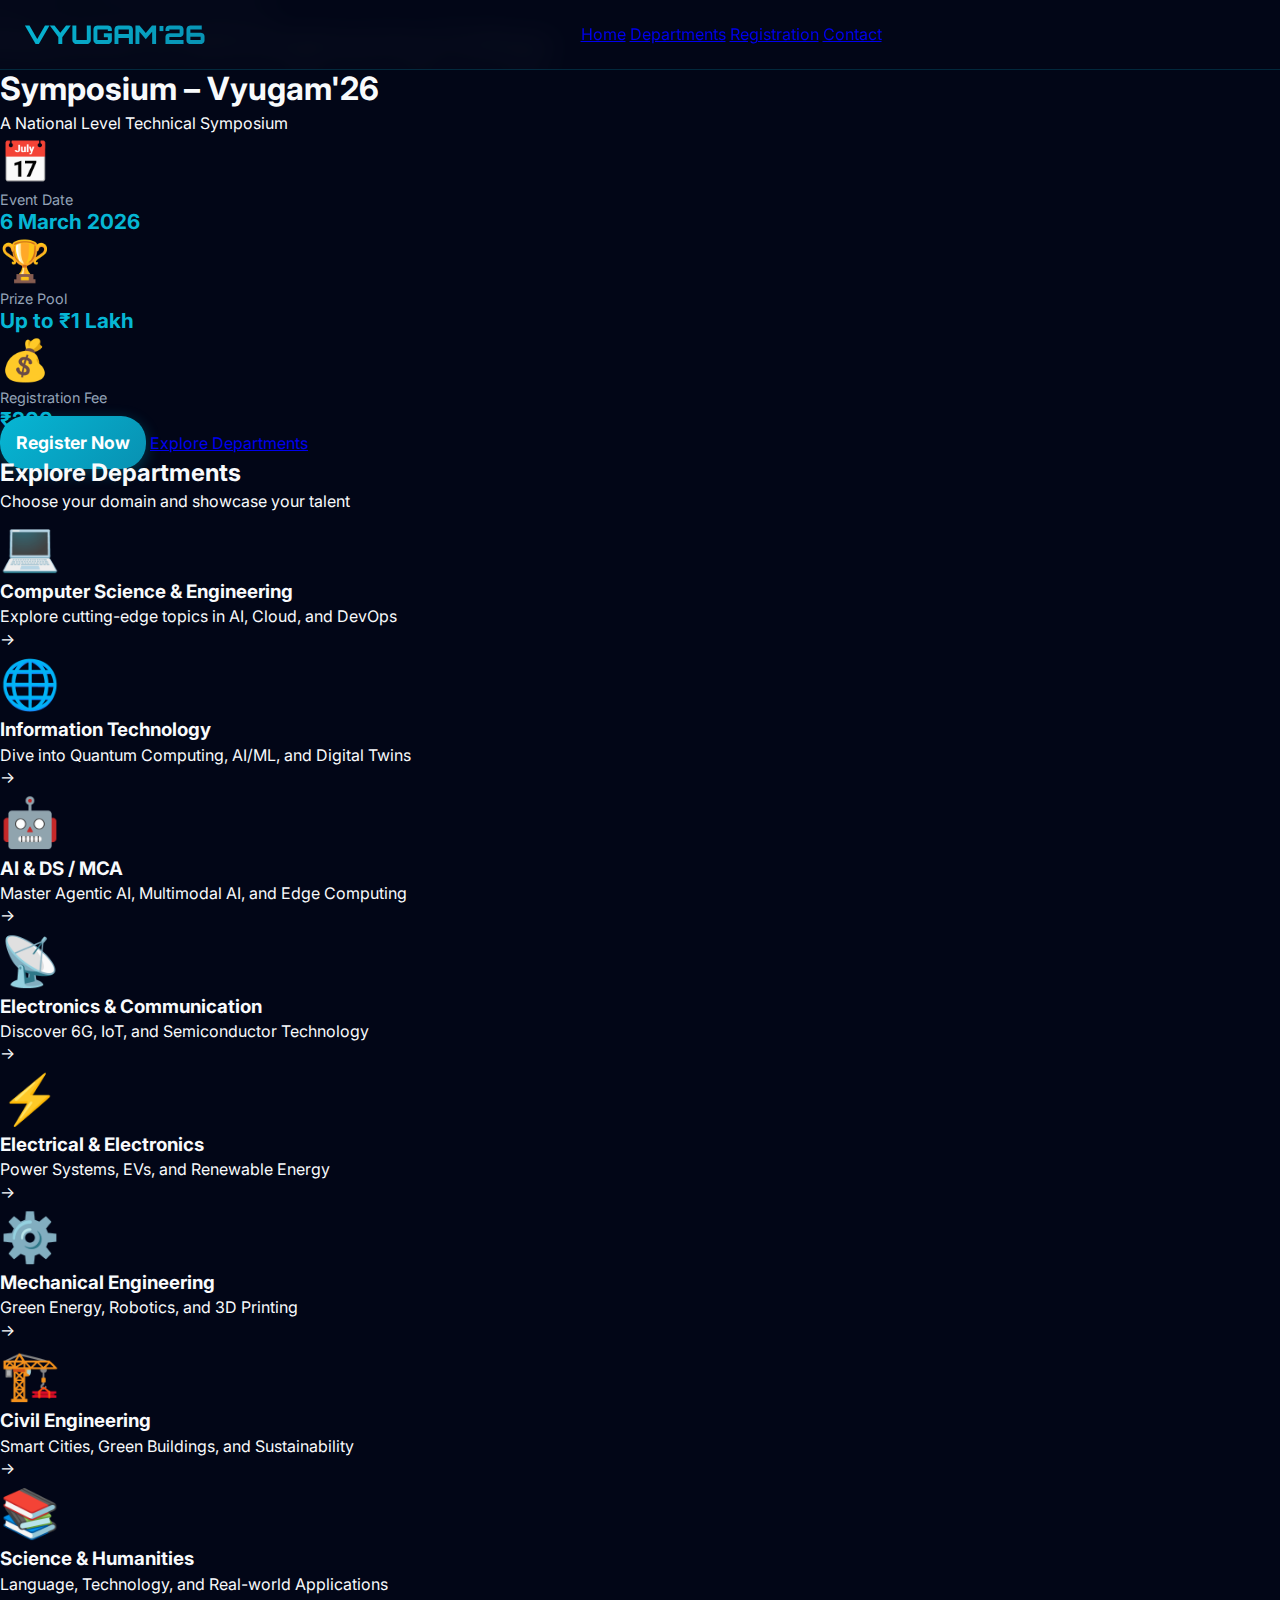
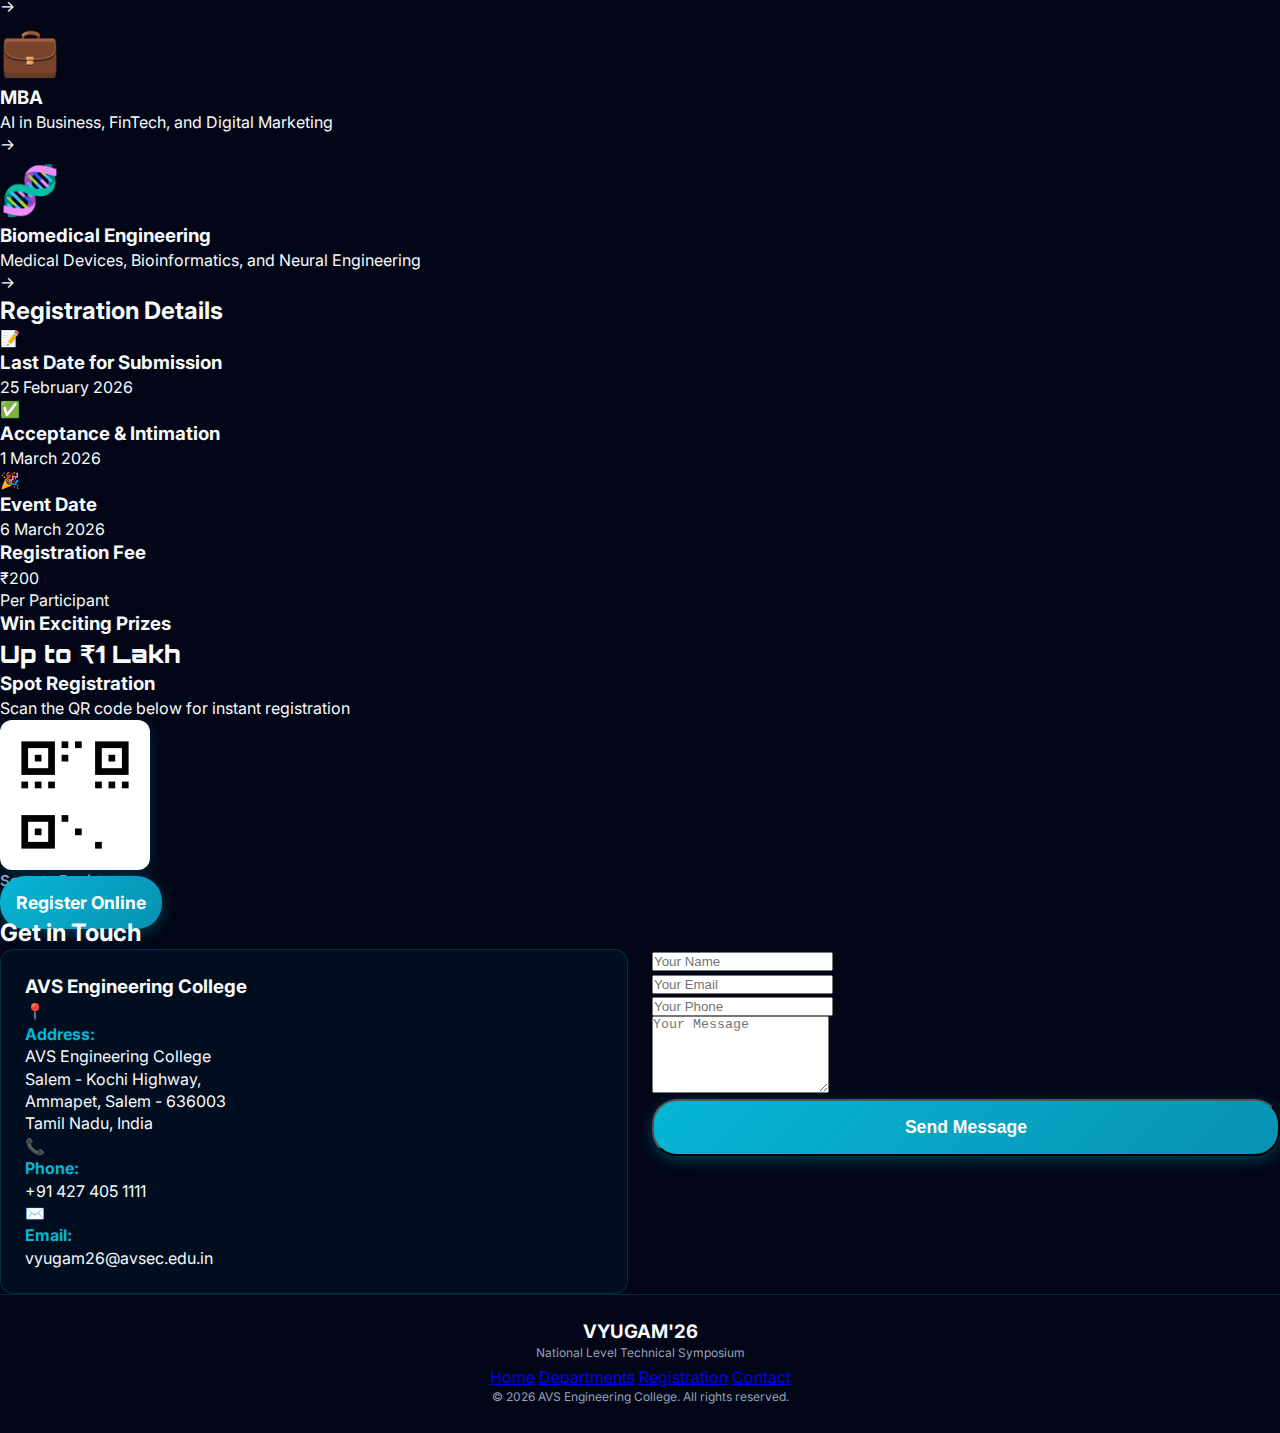
<file: index.html>
<!DOCTYPE html>
<html lang="en">
<head>
    <meta charset="UTF-8">
    <meta name="viewport" content="width=device-width, initial-scale=1.0">
    <title>Vyugam'26 - AVS Engineering College National Technical Symposium</title>
    <meta name="description" content="Join Vyugam'26, a National Level Technical Symposium at AVS Engineering College. Win prizes up to ₹1 Lakh. Register now!">
    <link rel="preconnect" href="https://fonts.googleapis.com">
    <link rel="preconnect" href="https://fonts.gstatic.com" crossorigin>
    <link href="https://fonts.googleapis.com/css2?family=Orbitron:wght@400;500;600;700;900&family=Inter:wght@300;400;500;600;700&display=swap" rel="stylesheet">
    <link rel="stylesheet" href="styles.css">
</head>
<body>
    <!-- Navigation -->
    <nav class="navbar" id="navbar">
        <div class="nav-container">
            <div class="logo">
                <span class="logo-text">VYUGAM'26</span>
            </div>
            <div class="nav-links" id="navLinks">
                <a href="#home" class="nav-link active">Home</a>
                <a href="#departments" class="nav-link">Departments</a>
                <a href="#registration" class="nav-link">Registration</a>
                <a href="#contact" class="nav-link">Contact</a>
            </div>
            <div class="hamburger" id="hamburger">
                <span></span>
                <span></span>
                <span></span>
            </div>
        </div>
    </nav>

    <!-- Hero Section -->
    <section id="home" class="hero">
        <div class="hero-background">
            <div class="grid-overlay"></div>
            <div class="gradient-orb orb-1"></div>
            <div class="gradient-orb orb-2"></div>
            <div class="gradient-orb orb-3"></div>
        </div>
        <div class="hero-content">
            <div class="hero-badge">National Level Technical Symposium</div>
            <h1 class="hero-title">
                Welcome to <span class="highlight">AVS Engineering College</span><br>
                Symposium – <span class="glow">Vyugam'26</span>
            </h1>
            <p class="hero-subtitle">A National Level Technical Symposium</p>
            <div class="hero-info">
                <div class="info-card">
                    <div class="info-icon">📅</div>
                    <div class="info-text">
                        <div class="info-label">Event Date</div>
                        <div class="info-value">6 March 2026</div>
                    </div>
                </div>
                <div class="info-card">
                    <div class="info-icon">🏆</div>
                    <div class="info-text">
                        <div class="info-label">Prize Pool</div>
                        <div class="info-value">Up to ₹1 Lakh</div>
                    </div>
                </div>
                <div class="info-card">
                    <div class="info-icon">💰</div>
                    <div class="info-text">
                        <div class="info-label">Registration Fee</div>
                        <div class="info-value">₹200</div>
                    </div>
                </div>
            </div>
            <div class="cta-buttons">
                <a href="#registration" class="btn btn-primary">Register Now</a>
                <a href="#departments" class="btn btn-secondary">Explore Departments</a>
            </div>
        </div>
        <div class="scroll-indicator">
            <div class="mouse"></div>
        </div>
    </section>

    <!-- Departments Section -->
    <section id="departments" class="departments">
        <div class="container">
            <h2 class="section-title">Explore <span class="highlight">Departments</span></h2>
            <p class="section-subtitle">Choose your domain and showcase your talent</p>
            
            <div class="departments-grid">
                <div class="dept-card" data-dept="cse">
                    <div class="dept-icon">💻</div>
                    <h3>Computer Science & Engineering</h3>
                    <p>Explore cutting-edge topics in AI, Cloud, and DevOps</p>
                    <div class="dept-arrow">→</div>
                </div>

                <div class="dept-card" data-dept="it">
                    <div class="dept-icon">🌐</div>
                    <h3>Information Technology</h3>
                    <p>Dive into Quantum Computing, AI/ML, and Digital Twins</p>
                    <div class="dept-arrow">→</div>
                </div>

                <div class="dept-card" data-dept="aids">
                    <div class="dept-icon">🤖</div>
                    <h3>AI & DS / MCA</h3>
                    <p>Master Agentic AI, Multimodal AI, and Edge Computing</p>
                    <div class="dept-arrow">→</div>
                </div>

                <div class="dept-card" data-dept="ece">
                    <div class="dept-icon">📡</div>
                    <h3>Electronics & Communication</h3>
                    <p>Discover 6G, IoT, and Semiconductor Technology</p>
                    <div class="dept-arrow">→</div>
                </div>

                <div class="dept-card" data-dept="eee">
                    <div class="dept-icon">⚡</div>
                    <h3>Electrical & Electronics</h3>
                    <p>Power Systems, EVs, and Renewable Energy</p>
                    <div class="dept-arrow">→</div>
                </div>

                <div class="dept-card" data-dept="mech">
                    <div class="dept-icon">⚙️</div>
                    <h3>Mechanical Engineering</h3>
                    <p>Green Energy, Robotics, and 3D Printing</p>
                    <div class="dept-arrow">→</div>
                </div>

                <div class="dept-card" data-dept="civil">
                    <div class="dept-icon">🏗️</div>
                    <h3>Civil Engineering</h3>
                    <p>Smart Cities, Green Buildings, and Sustainability</p>
                    <div class="dept-arrow">→</div>
                </div>

                <div class="dept-card" data-dept="sh">
                    <div class="dept-icon">📚</div>
                    <h3>Science & Humanities</h3>
                    <p>Language, Technology, and Real-world Applications</p>
                    <div class="dept-arrow">→</div>
                </div>

                <div class="dept-card" data-dept="mba">
                    <div class="dept-icon">💼</div>
                    <h3>MBA</h3>
                    <p>AI in Business, FinTech, and Digital Marketing</p>
                    <div class="dept-arrow">→</div>
                </div>

                <div class="dept-card" data-dept="bme">
                    <div class="dept-icon">🧬</div>
                    <h3>Biomedical Engineering</h3>
                    <p>Medical Devices, Bioinformatics, and Neural Engineering</p>
                    <div class="dept-arrow">→</div>
                </div>
            </div>
        </div>
    </section>

    <!-- Department Details Modal -->
    <div class="modal" id="deptModal">
        <div class="modal-overlay" id="modalOverlay"></div>
        <div class="modal-content">
            <button class="modal-close" id="modalClose">&times;</button>
            <div id="modalBody"></div>
        </div>
    </div>

    <!-- Registration Section -->
    <section id="registration" class="registration">
        <div class="container">
            <h2 class="section-title">Registration <span class="highlight">Details</span></h2>
            
            <div class="registration-grid">
                <div class="registration-info">
                    <div class="timeline-card">
                        <div class="timeline-icon">📝</div>
                        <h3>Last Date for Submission</h3>
                        <p class="timeline-date">25 February 2026</p>
                    </div>

                    <div class="timeline-card">
                        <div class="timeline-icon">✅</div>
                        <h3>Acceptance & Intimation</h3>
                        <p class="timeline-date">1 March 2026</p>
                    </div>

                    <div class="timeline-card">
                        <div class="timeline-icon">🎉</div>
                        <h3>Event Date</h3>
                        <p class="timeline-date">6 March 2026</p>
                    </div>

                    <div class="fee-card">
                        <h3>Registration Fee</h3>
                        <div class="fee-amount">₹200</div>
                        <p>Per Participant</p>
                    </div>

                    <div class="prize-card">
                        <h3>Win Exciting Prizes</h3>
                        <div class="prize-amount">Up to ₹1 Lakh</div>
                    </div>
                </div>

                <div class="qr-section">
                    <div class="qr-card">
                        <h3>Spot Registration</h3>
                        <p>Scan the QR code below for instant registration</p>
                        <div class="qr-placeholder">
                            <div class="qr-code">
                                <!-- QR Code placeholder -->
                                <svg viewBox="0 0 200 200" xmlns="http://www.w3.org/2000/svg">
                                    <rect width="200" height="200" fill="#fff"/>
                                    <rect x="20" y="20" width="50" height="50" fill="#000"/>
                                    <rect x="130" y="20" width="50" height="50" fill="#000"/>
                                    <rect x="20" y="130" width="50" height="50" fill="#000"/>
                                    <rect x="30" y="30" width="30" height="30" fill="#fff"/>
                                    <rect x="140" y="30" width="30" height="30" fill="#fff"/>
                                    <rect x="30" y="140" width="30" height="30" fill="#fff"/>
                                    <rect x="40" y="40" width="10" height="10" fill="#000"/>
                                    <rect x="150" y="40" width="10" height="10" fill="#000"/>
                                    <rect x="40" y="150" width="10" height="10" fill="#000"/>
                                    <!-- Additional QR pattern elements -->
                                    <rect x="80" y="20" width="10" height="10" fill="#000"/>
                                    <rect x="100" y="20" width="10" height="10" fill="#000"/>
                                    <rect x="80" y="40" width="10" height="10" fill="#000"/>
                                    <rect x="20" y="80" width="10" height="10" fill="#000"/>
                                    <rect x="40" y="80" width="10" height="10" fill="#000"/>
                                    <rect x="60" y="80" width="10" height="10" fill="#000"/>
                                    <rect x="130" y="80" width="10" height="10" fill="#000"/>
                                    <rect x="150" y="80" width="10" height="10" fill="#000"/>
                                    <rect x="170" y="80" width="10" height="10" fill="#000"/>
                                    <rect x="80" y="130" width="10" height="10" fill="#000"/>
                                    <rect x="100" y="150" width="10" height="10" fill="#000"/>
                                    <rect x="130" y="170" width="10" height="10" fill="#000"/>
                                </svg>
                            </div>
                            <p class="qr-label">Scan to Register</p>
                        </div>
                        <a href="#" class="btn btn-primary">Register Online</a>
                    </div>
                </div>
            </div>
        </div>
    </section>

    <!-- Contact Section -->
    <section id="contact" class="contact">
        <div class="container">
            <h2 class="section-title">Get in <span class="highlight">Touch</span></h2>
            
            <div class="contact-grid">
                <div class="contact-info">
                    <h3>AVS Engineering College</h3>
                    <div class="contact-item">
                        <div class="contact-icon">📍</div>
                        <div>
                            <strong>Address:</strong><br>
                            AVS Engineering College<br>
                            Salem - Kochi Highway,<br>
                            Ammapet, Salem - 636003<br>
                            Tamil Nadu, India
                        </div>
                    </div>
                    <div class="contact-item">
                        <div class="contact-icon">📞</div>
                        <div>
                            <strong>Phone:</strong><br>
                            +91 427 405 1111
                        </div>
                    </div>
                    <div class="contact-item">
                        <div class="contact-icon">✉️</div>
                        <div>
                            <strong>Email:</strong><br>
                            vyugam26@avsec.edu.in
                        </div>
                    </div>
                </div>

                <div class="contact-form-container">
                    <form class="contact-form" id="contactForm">
                        <div class="form-group">
                            <input type="text" placeholder="Your Name" required>
                        </div>
                        <div class="form-group">
                            <input type="email" placeholder="Your Email" required>
                        </div>
                        <div class="form-group">
                            <input type="tel" placeholder="Your Phone" required>
                        </div>
                        <div class="form-group">
                            <textarea placeholder="Your Message" rows="5" required></textarea>
                        </div>
                        <button type="submit" class="btn btn-primary">Send Message</button>
                    </form>
                </div>
            </div>
        </div>
    </section>

    <!-- Footer -->
    <footer class="footer">
        <div class="container">
            <div class="footer-content">
                <div class="footer-logo">
                    <h3>VYUGAM'26</h3>
                    <p>National Level Technical Symposium</p>
                </div>
                <div class="footer-links">
                    <a href="#home">Home</a>
                    <a href="#departments">Departments</a>
                    <a href="#registration">Registration</a>
                    <a href="#contact">Contact</a>
                </div>
            </div>
            <div class="footer-bottom">
                <p>&copy; 2026 AVS Engineering College. All rights reserved.</p>
            </div>
        </div>
    </footer>

    <script src="script.js"></script>
</body>
</html>
</file>
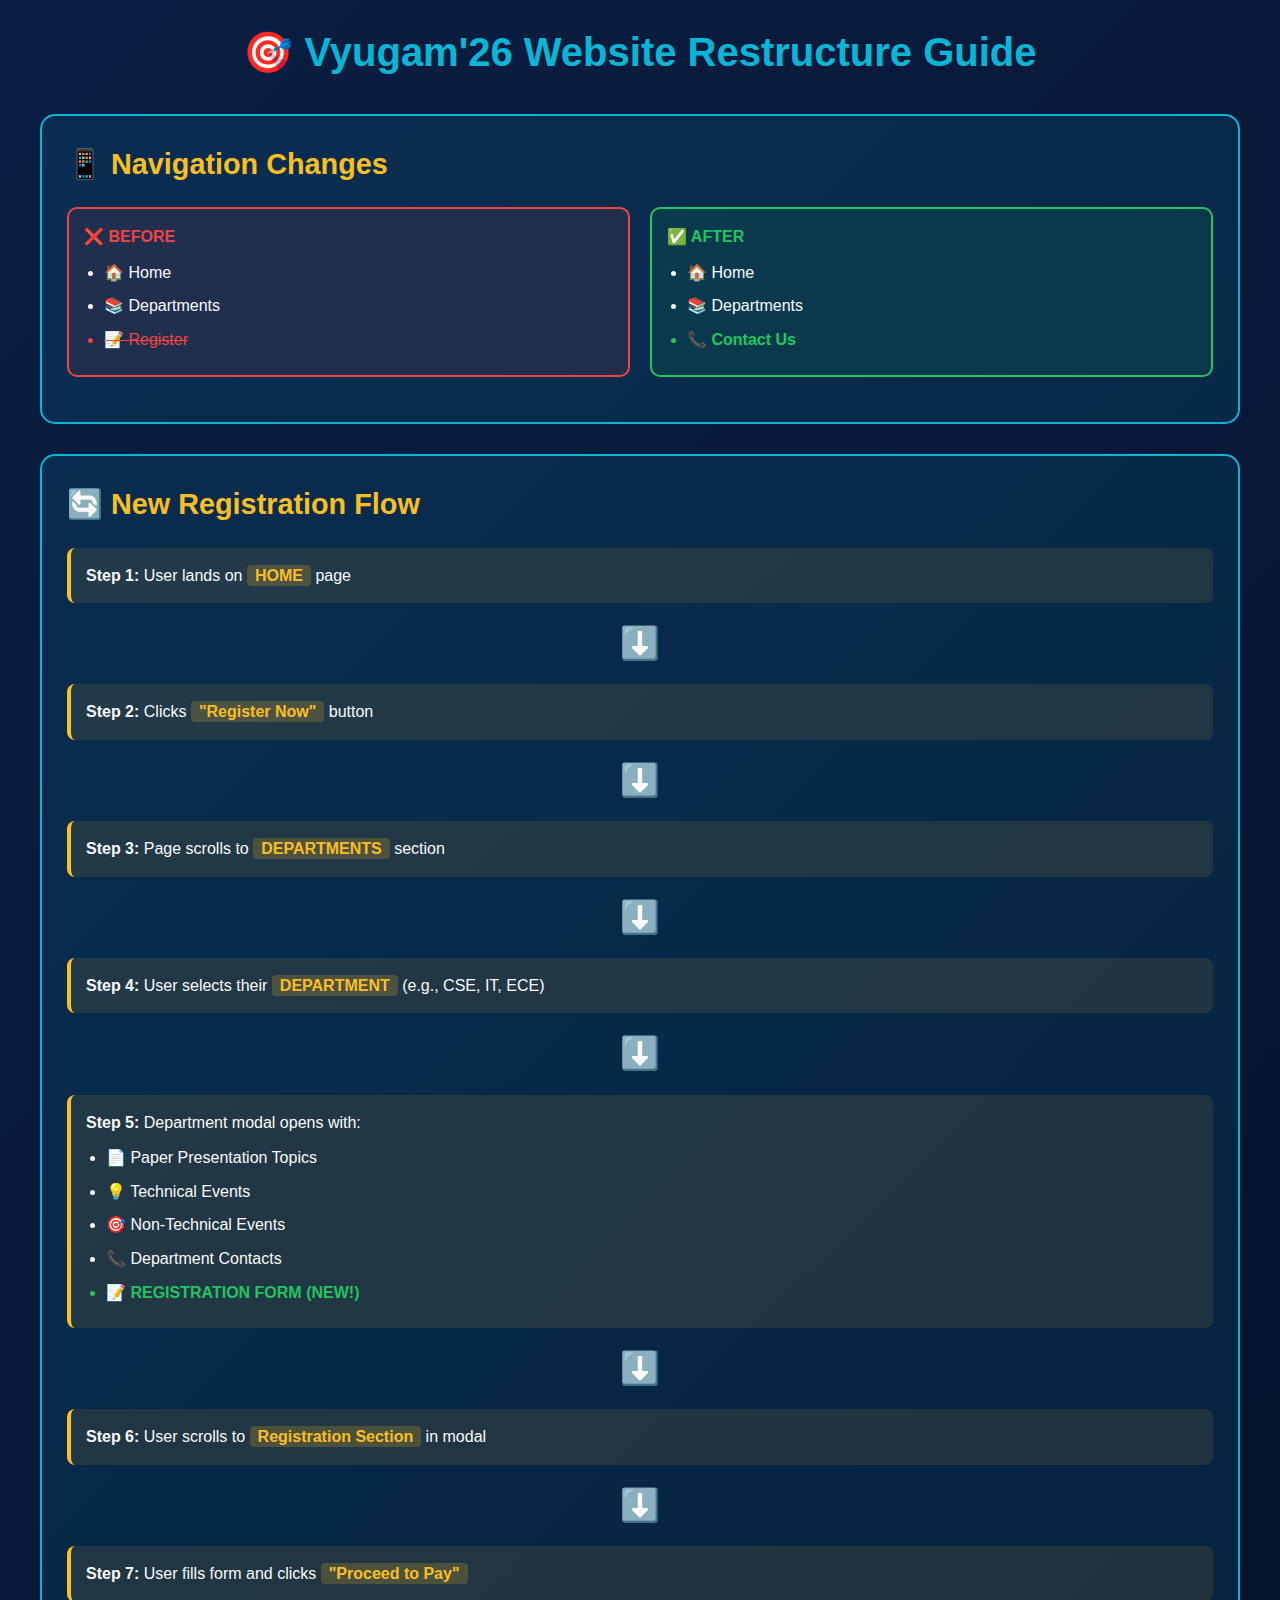
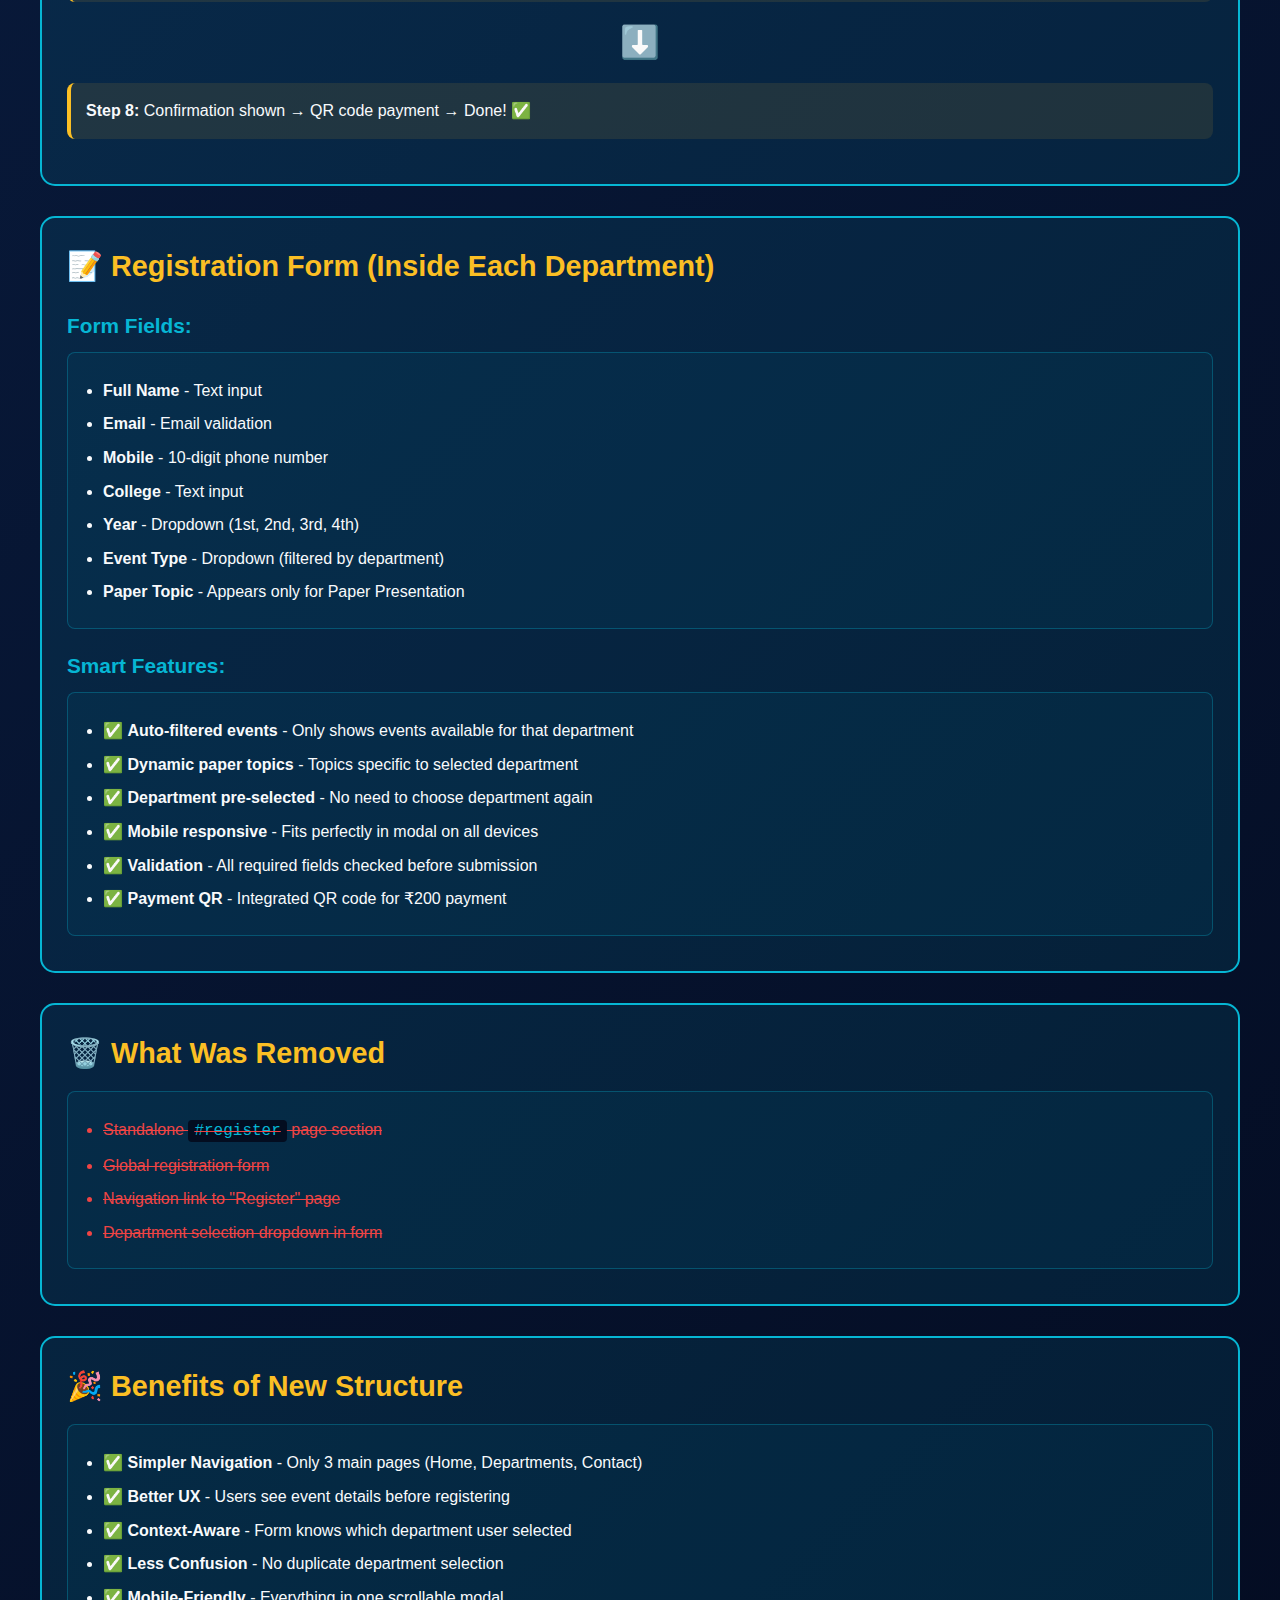
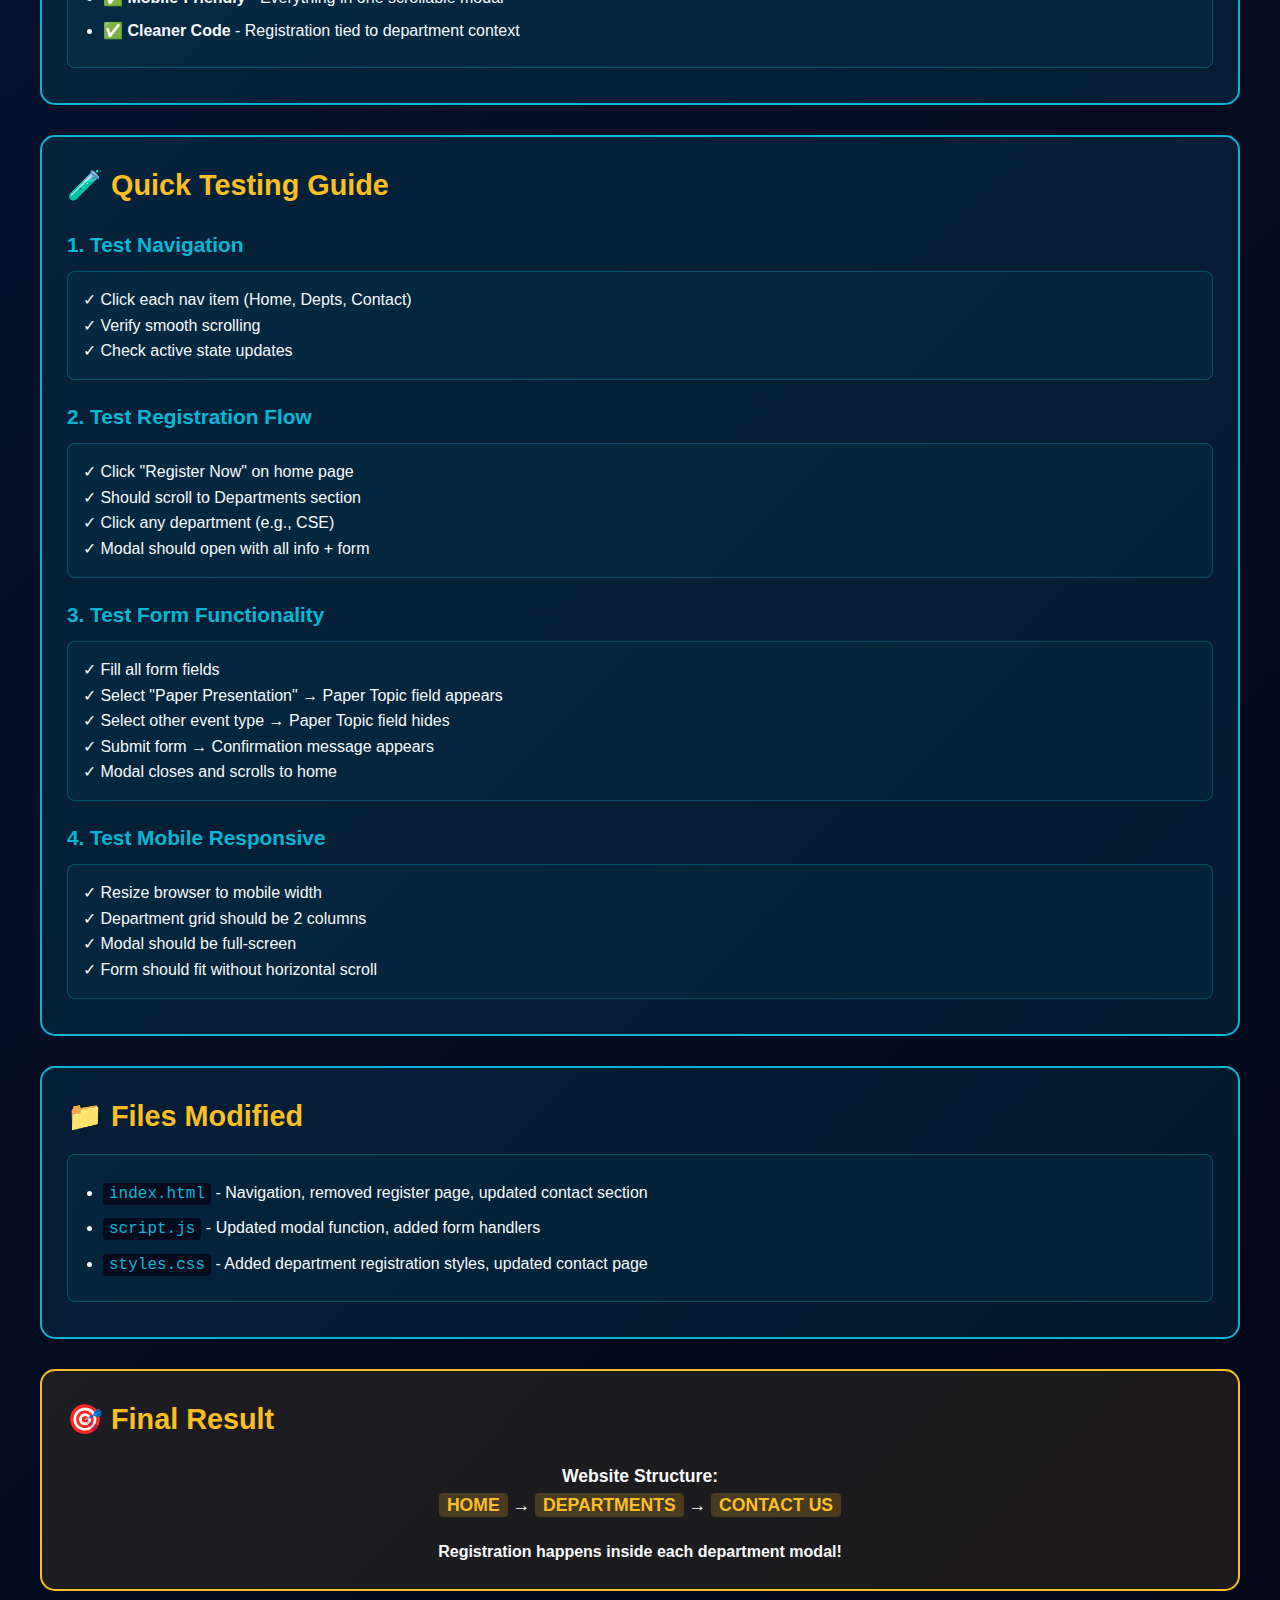
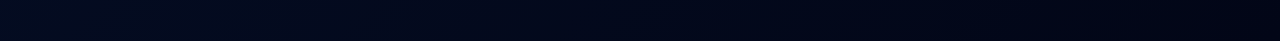
<file: STRUCTURE_GUIDE.html>
<!DOCTYPE html>
<html lang="en">

<head>
    <meta charset="UTF-8">
    <meta name="viewport" content="width=device-width, initial-scale=1.0">
    <title>Vyugam'26 - Structure Guide</title>
    <style>
        * {
            margin: 0;
            padding: 0;
            box-sizing: border-box;
        }

        body {
            font-family: 'Segoe UI', Tahoma, Geneva, Verdana, sans-serif;
            background: linear-gradient(135deg, #0a1f44 0%, #020617 100%);
            color: #f8fafc;
            padding: 20px;
            line-height: 1.6;
        }

        .container {
            max-width: 1200px;
            margin: 0 auto;
        }

        h1 {
            text-align: center;
            color: #06b6d4;
            margin-bottom: 30px;
            font-size: 2.5rem;
        }

        .section {
            background: rgba(6, 182, 212, 0.1);
            border: 2px solid #06b6d4;
            border-radius: 15px;
            padding: 25px;
            margin-bottom: 30px;
        }

        h2 {
            color: #fbbf24;
            margin-bottom: 15px;
            font-size: 1.8rem;
        }

        h3 {
            color: #06b6d4;
            margin: 20px 0 10px 0;
            font-size: 1.3rem;
        }

        .flow-diagram {
            display: flex;
            flex-direction: column;
            gap: 15px;
            margin: 20px 0;
        }

        .flow-item {
            background: rgba(251, 191, 36, 0.1);
            border-left: 4px solid #fbbf24;
            padding: 15px;
            border-radius: 8px;
        }

        .flow-arrow {
            text-align: center;
            font-size: 2rem;
            color: #06b6d4;
        }

        .comparison {
            display: grid;
            grid-template-columns: 1fr 1fr;
            gap: 20px;
            margin: 20px 0;
        }

        .before,
        .after {
            padding: 15px;
            border-radius: 10px;
        }

        .before {
            background: rgba(239, 68, 68, 0.1);
            border: 2px solid #ef4444;
        }

        .after {
            background: rgba(34, 197, 94, 0.1);
            border: 2px solid #22c55e;
        }

        .before h4 {
            color: #ef4444;
        }

        .after h4 {
            color: #22c55e;
        }

        ul {
            margin-left: 20px;
            margin-top: 10px;
        }

        li {
            margin: 8px 0;
        }

        .highlight {
            background: rgba(251, 191, 36, 0.2);
            padding: 2px 8px;
            border-radius: 4px;
            color: #fbbf24;
            font-weight: bold;
        }

        .removed {
            text-decoration: line-through;
            color: #ef4444;
        }

        .added {
            color: #22c55e;
            font-weight: bold;
        }

        code {
            background: rgba(2, 6, 23, 0.8);
            padding: 2px 6px;
            border-radius: 4px;
            color: #06b6d4;
            font-family: 'Courier New', monospace;
        }

        .feature-box {
            background: rgba(6, 182, 212, 0.05);
            border: 1px solid rgba(6, 182, 212, 0.3);
            padding: 15px;
            border-radius: 8px;
            margin: 10px 0;
        }

        @media (max-width: 768px) {
            .comparison {
                grid-template-columns: 1fr;
            }
        }
    </style>
</head>

<body>
    <div class="container">
        <h1>🎯 Vyugam'26 Website Restructure Guide</h1>

        <!-- Navigation Changes -->
        <div class="section">
            <h2>📱 Navigation Changes</h2>
            <div class="comparison">
                <div class="before">
                    <h4>❌ BEFORE</h4>
                    <ul>
                        <li>🏠 Home</li>
                        <li>📚 Departments</li>
                        <li class="removed">📝 Register</li>
                    </ul>
                </div>
                <div class="after">
                    <h4>✅ AFTER</h4>
                    <ul>
                        <li>🏠 Home</li>
                        <li>📚 Departments</li>
                        <li class="added">📞 Contact Us</li>
                    </ul>
                </div>
            </div>
        </div>

        <!-- User Flow -->
        <div class="section">
            <h2>🔄 New Registration Flow</h2>
            <div class="flow-diagram">
                <div class="flow-item">
                    <strong>Step 1:</strong> User lands on <span class="highlight">HOME</span> page
                </div>
                <div class="flow-arrow">⬇️</div>
                <div class="flow-item">
                    <strong>Step 2:</strong> Clicks <span class="highlight">"Register Now"</span> button
                </div>
                <div class="flow-arrow">⬇️</div>
                <div class="flow-item">
                    <strong>Step 3:</strong> Page scrolls to <span class="highlight">DEPARTMENTS</span> section
                </div>
                <div class="flow-arrow">⬇️</div>
                <div class="flow-item">
                    <strong>Step 4:</strong> User selects their <span class="highlight">DEPARTMENT</span> (e.g., CSE,
                    IT, ECE)
                </div>
                <div class="flow-arrow">⬇️</div>
                <div class="flow-item">
                    <strong>Step 5:</strong> Department modal opens with:
                    <ul>
                        <li>📄 Paper Presentation Topics</li>
                        <li>💡 Technical Events</li>
                        <li>🎯 Non-Technical Events</li>
                        <li>📞 Department Contacts</li>
                        <li class="added">📝 REGISTRATION FORM (NEW!)</li>
                    </ul>
                </div>
                <div class="flow-arrow">⬇️</div>
                <div class="flow-item">
                    <strong>Step 6:</strong> User scrolls to <span class="highlight">Registration Section</span> in
                    modal
                </div>
                <div class="flow-arrow">⬇️</div>
                <div class="flow-item">
                    <strong>Step 7:</strong> User fills form and clicks <span class="highlight">"Proceed to Pay"</span>
                </div>
                <div class="flow-arrow">⬇️</div>
                <div class="flow-item">
                    <strong>Step 8:</strong> Confirmation shown → QR code payment → Done! ✅
                </div>
            </div>
        </div>

        <!-- Registration Form Details -->
        <div class="section">
            <h2>📝 Registration Form (Inside Each Department)</h2>

            <h3>Form Fields:</h3>
            <div class="feature-box">
                <ul>
                    <li><strong>Full Name</strong> - Text input</li>
                    <li><strong>Email</strong> - Email validation</li>
                    <li><strong>Mobile</strong> - 10-digit phone number</li>
                    <li><strong>College</strong> - Text input</li>
                    <li><strong>Year</strong> - Dropdown (1st, 2nd, 3rd, 4th)</li>
                    <li><strong>Event Type</strong> - Dropdown (filtered by department)</li>
                    <li><strong>Paper Topic</strong> - Appears only for Paper Presentation</li>
                </ul>
            </div>

            <h3>Smart Features:</h3>
            <div class="feature-box">
                <ul>
                    <li>✅ <strong>Auto-filtered events</strong> - Only shows events available for that department</li>
                    <li>✅ <strong>Dynamic paper topics</strong> - Topics specific to selected department</li>
                    <li>✅ <strong>Department pre-selected</strong> - No need to choose department again</li>
                    <li>✅ <strong>Mobile responsive</strong> - Fits perfectly in modal on all devices</li>
                    <li>✅ <strong>Validation</strong> - All required fields checked before submission</li>
                    <li>✅ <strong>Payment QR</strong> - Integrated QR code for ₹200 payment</li>
                </ul>
            </div>
        </div>

        <!-- What Was Removed -->
        <div class="section">
            <h2>🗑️ What Was Removed</h2>
            <div class="feature-box">
                <ul>
                    <li class="removed">Standalone <code>#register</code> page section</li>
                    <li class="removed">Global registration form</li>
                    <li class="removed">Navigation link to "Register" page</li>
                    <li class="removed">Department selection dropdown in form</li>
                </ul>
            </div>
        </div>

        <!-- Benefits -->
        <div class="section">
            <h2>🎉 Benefits of New Structure</h2>
            <div class="feature-box">
                <ul>
                    <li>✅ <strong>Simpler Navigation</strong> - Only 3 main pages (Home, Departments, Contact)</li>
                    <li>✅ <strong>Better UX</strong> - Users see event details before registering</li>
                    <li>✅ <strong>Context-Aware</strong> - Form knows which department user selected</li>
                    <li>✅ <strong>Less Confusion</strong> - No duplicate department selection</li>
                    <li>✅ <strong>Mobile-Friendly</strong> - Everything in one scrollable modal</li>
                    <li>✅ <strong>Cleaner Code</strong> - Registration tied to department context</li>
                </ul>
            </div>
        </div>

        <!-- Testing Guide -->
        <div class="section">
            <h2>🧪 Quick Testing Guide</h2>

            <h3>1. Test Navigation</h3>
            <div class="feature-box">
                <p>✓ Click each nav item (Home, Depts, Contact)</p>
                <p>✓ Verify smooth scrolling</p>
                <p>✓ Check active state updates</p>
            </div>

            <h3>2. Test Registration Flow</h3>
            <div class="feature-box">
                <p>✓ Click "Register Now" on home page</p>
                <p>✓ Should scroll to Departments section</p>
                <p>✓ Click any department (e.g., CSE)</p>
                <p>✓ Modal should open with all info + form</p>
            </div>

            <h3>3. Test Form Functionality</h3>
            <div class="feature-box">
                <p>✓ Fill all form fields</p>
                <p>✓ Select "Paper Presentation" → Paper Topic field appears</p>
                <p>✓ Select other event type → Paper Topic field hides</p>
                <p>✓ Submit form → Confirmation message appears</p>
                <p>✓ Modal closes and scrolls to home</p>
            </div>

            <h3>4. Test Mobile Responsive</h3>
            <div class="feature-box">
                <p>✓ Resize browser to mobile width</p>
                <p>✓ Department grid should be 2 columns</p>
                <p>✓ Modal should be full-screen</p>
                <p>✓ Form should fit without horizontal scroll</p>
            </div>
        </div>

        <!-- Files Modified -->
        <div class="section">
            <h2>📁 Files Modified</h2>
            <div class="feature-box">
                <ul>
                    <li><code>index.html</code> - Navigation, removed register page, updated contact section</li>
                    <li><code>script.js</code> - Updated modal function, added form handlers</li>
                    <li><code>styles.css</code> - Added department registration styles, updated contact page</li>
                </ul>
            </div>
        </div>

        <!-- Final Note -->
        <div class="section" style="background: rgba(251, 191, 36, 0.1); border-color: #fbbf24;">
            <h2>🎯 Final Result</h2>
            <p style="font-size: 1.1rem; text-align: center; margin: 20px 0;">
                <strong>Website Structure:</strong><br>
                <span class="highlight">HOME</span> →
                <span class="highlight">DEPARTMENTS</span> →
                <span class="highlight">CONTACT US</span>
            </p>
            <p style="text-align: center; margin-top: 20px;">
                <strong>Registration happens inside each department modal!</strong>
            </p>
        </div>
    </div>
</body>

</html>
</file>
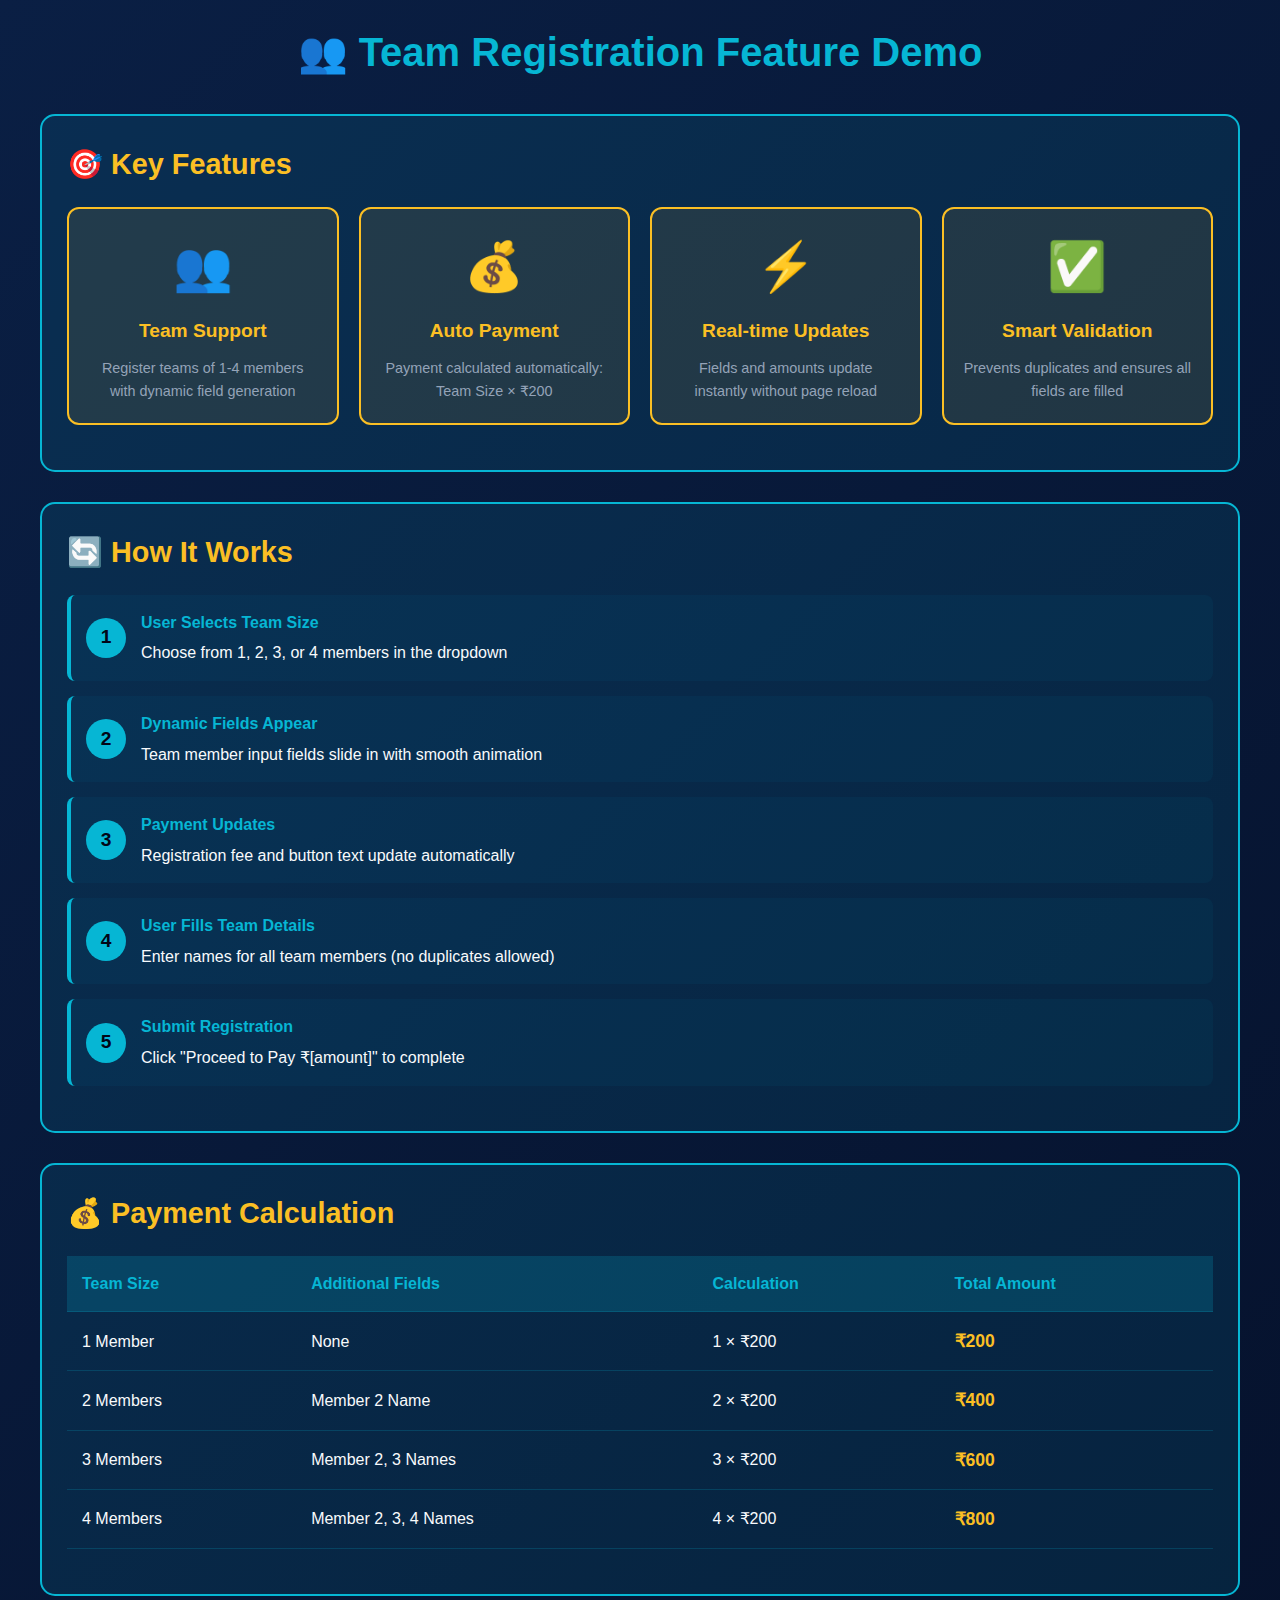
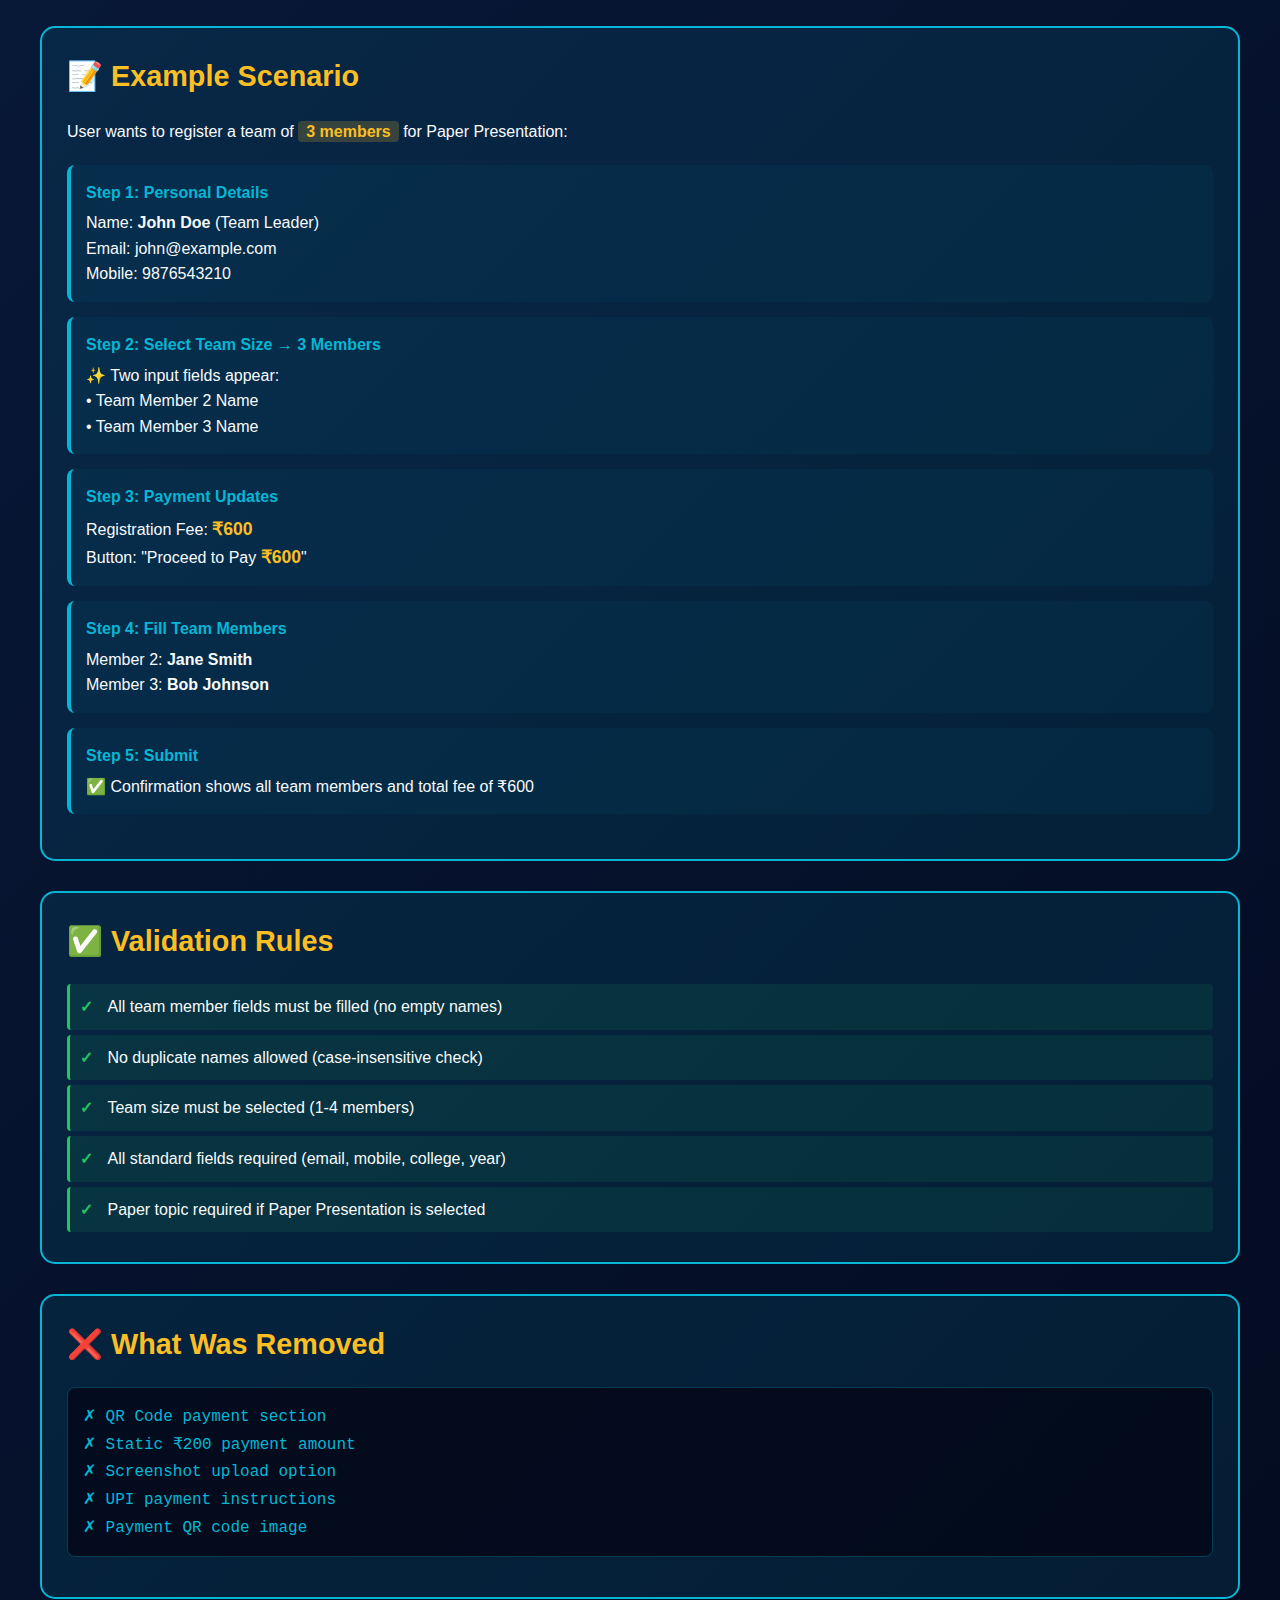
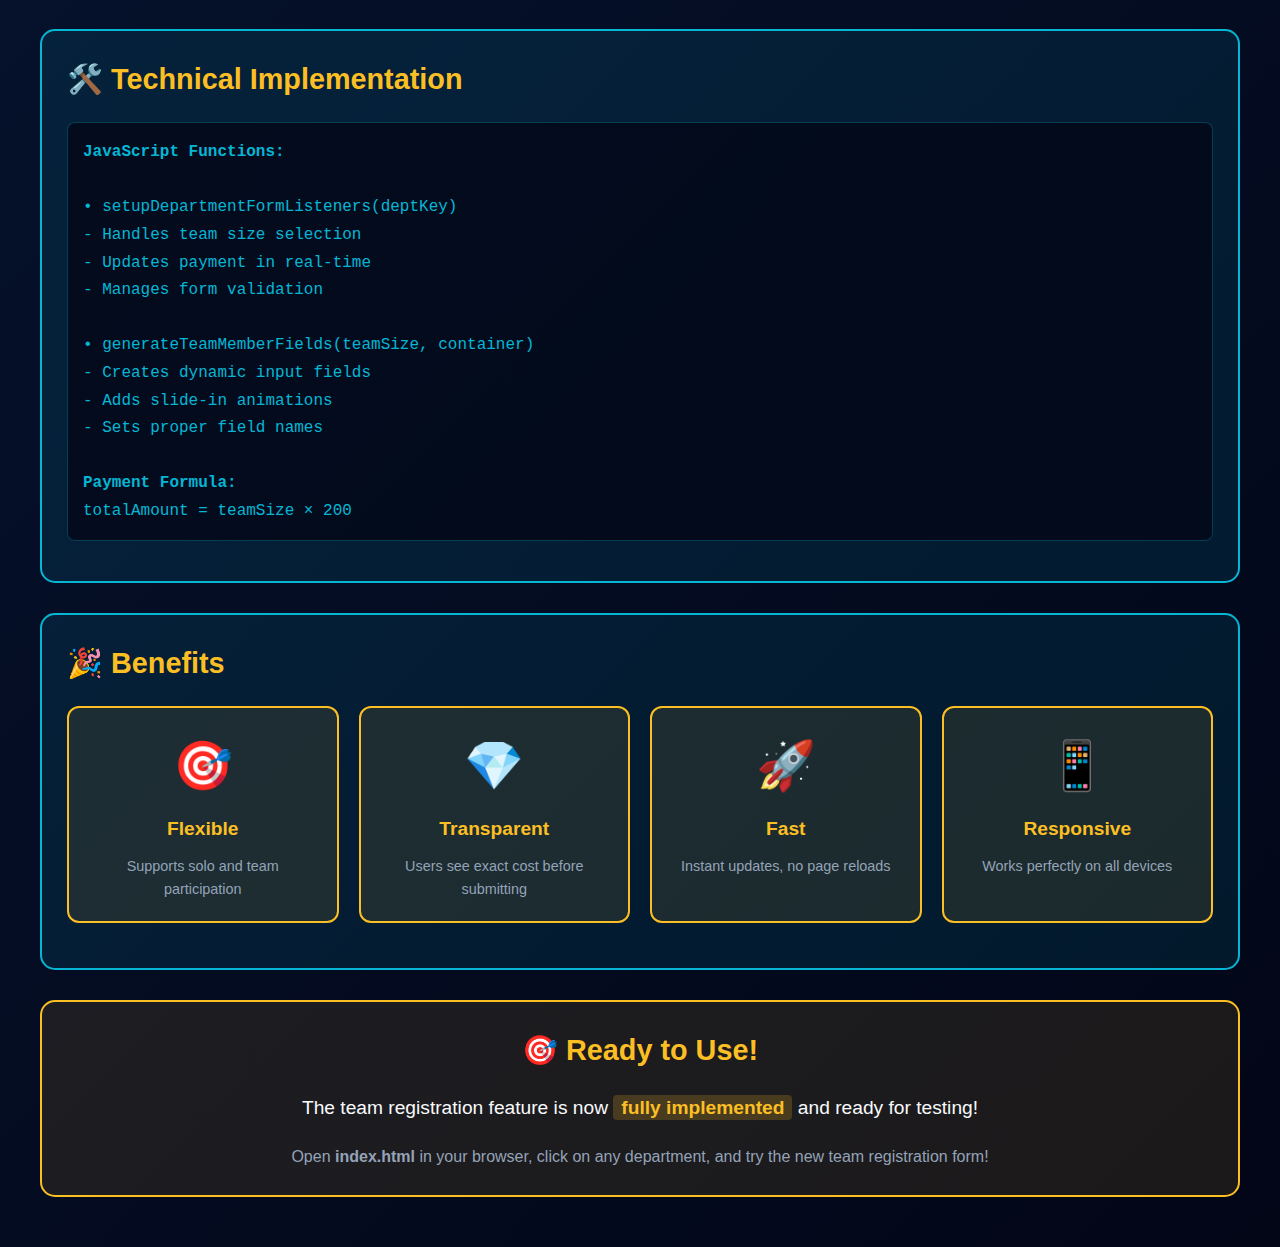
<file: TEAM_REGISTRATION_DEMO.html>
<!DOCTYPE html>
<html lang="en">

<head>
    <meta charset="UTF-8">
    <meta name="viewport" content="width=device-width, initial-scale=1.0">
    <title>Team Registration Demo - Vyugam'26</title>
    <style>
        * {
            margin: 0;
            padding: 0;
            box-sizing: border-box;
        }

        body {
            font-family: 'Segoe UI', Tahoma, Geneva, Verdana, sans-serif;
            background: linear-gradient(135deg, #0a1f44 0%, #020617 100%);
            color: #f8fafc;
            padding: 20px;
            line-height: 1.6;
        }

        .container {
            max-width: 1200px;
            margin: 0 auto;
        }

        h1 {
            text-align: center;
            color: #06b6d4;
            margin-bottom: 30px;
            font-size: 2.5rem;
        }

        .demo-section {
            background: rgba(6, 182, 212, 0.1);
            border: 2px solid #06b6d4;
            border-radius: 15px;
            padding: 25px;
            margin-bottom: 30px;
        }

        h2 {
            color: #fbbf24;
            margin-bottom: 20px;
            font-size: 1.8rem;
        }

        .feature-grid {
            display: grid;
            grid-template-columns: repeat(auto-fit, minmax(250px, 1fr));
            gap: 20px;
            margin: 20px 0;
        }

        .feature-card {
            background: rgba(251, 191, 36, 0.1);
            border: 2px solid #fbbf24;
            border-radius: 12px;
            padding: 20px;
            text-align: center;
        }

        .feature-icon {
            font-size: 3rem;
            margin-bottom: 10px;
        }

        .feature-title {
            color: #fbbf24;
            font-size: 1.2rem;
            font-weight: bold;
            margin-bottom: 10px;
        }

        .feature-desc {
            color: #94a3b8;
            font-size: 0.9rem;
        }

        .flow-diagram {
            display: flex;
            flex-direction: column;
            gap: 15px;
            margin: 20px 0;
        }

        .flow-step {
            background: rgba(6, 182, 212, 0.05);
            border-left: 4px solid #06b6d4;
            padding: 15px;
            border-radius: 8px;
            display: flex;
            align-items: center;
            gap: 15px;
        }

        .step-number {
            background: #06b6d4;
            color: #020617;
            width: 40px;
            height: 40px;
            border-radius: 50%;
            display: flex;
            align-items: center;
            justify-content: center;
            font-weight: bold;
            font-size: 1.2rem;
            flex-shrink: 0;
        }

        .step-content {
            flex: 1;
        }

        .step-title {
            color: #06b6d4;
            font-weight: bold;
            margin-bottom: 5px;
        }

        .payment-table {
            width: 100%;
            border-collapse: collapse;
            margin: 20px 0;
        }

        .payment-table th,
        .payment-table td {
            padding: 15px;
            text-align: left;
            border-bottom: 1px solid rgba(6, 182, 212, 0.2);
        }

        .payment-table th {
            background: rgba(6, 182, 212, 0.2);
            color: #06b6d4;
            font-weight: bold;
        }

        .payment-table tr:hover {
            background: rgba(6, 182, 212, 0.05);
        }

        .amount {
            color: #fbbf24;
            font-weight: bold;
            font-size: 1.1rem;
        }

        .highlight {
            background: rgba(251, 191, 36, 0.2);
            padding: 2px 8px;
            border-radius: 4px;
            color: #fbbf24;
            font-weight: bold;
        }

        .code-block {
            background: rgba(2, 6, 23, 0.8);
            border: 1px solid rgba(6, 182, 212, 0.3);
            border-radius: 8px;
            padding: 15px;
            margin: 15px 0;
            overflow-x: auto;
        }

        .code-block code {
            color: #06b6d4;
            font-family: 'Courier New', monospace;
        }

        .validation-list {
            list-style: none;
            padding: 0;
        }

        .validation-list li {
            padding: 10px;
            margin: 5px 0;
            background: rgba(34, 197, 94, 0.1);
            border-left: 3px solid #22c55e;
            border-radius: 4px;
        }

        .validation-list li::before {
            content: "✓ ";
            color: #22c55e;
            font-weight: bold;
            margin-right: 10px;
        }

        @media (max-width: 768px) {
            .feature-grid {
                grid-template-columns: 1fr;
            }
        }
    </style>
</head>

<body>
    <div class="container">
        <h1>👥 Team Registration Feature Demo</h1>

        <!-- Key Features -->
        <div class="demo-section">
            <h2>🎯 Key Features</h2>
            <div class="feature-grid">
                <div class="feature-card">
                    <div class="feature-icon">👥</div>
                    <div class="feature-title">Team Support</div>
                    <div class="feature-desc">Register teams of 1-4 members with dynamic field generation</div>
                </div>
                <div class="feature-card">
                    <div class="feature-icon">💰</div>
                    <div class="feature-title">Auto Payment</div>
                    <div class="feature-desc">Payment calculated automatically: Team Size × ₹200</div>
                </div>
                <div class="feature-card">
                    <div class="feature-icon">⚡</div>
                    <div class="feature-title">Real-time Updates</div>
                    <div class="feature-desc">Fields and amounts update instantly without page reload</div>
                </div>
                <div class="feature-card">
                    <div class="feature-icon">✅</div>
                    <div class="feature-title">Smart Validation</div>
                    <div class="feature-desc">Prevents duplicates and ensures all fields are filled</div>
                </div>
            </div>
        </div>

        <!-- How It Works -->
        <div class="demo-section">
            <h2>🔄 How It Works</h2>
            <div class="flow-diagram">
                <div class="flow-step">
                    <div class="step-number">1</div>
                    <div class="step-content">
                        <div class="step-title">User Selects Team Size</div>
                        <div>Choose from 1, 2, 3, or 4 members in the dropdown</div>
                    </div>
                </div>
                <div class="flow-step">
                    <div class="step-number">2</div>
                    <div class="step-content">
                        <div class="step-title">Dynamic Fields Appear</div>
                        <div>Team member input fields slide in with smooth animation</div>
                    </div>
                </div>
                <div class="flow-step">
                    <div class="step-number">3</div>
                    <div class="step-content">
                        <div class="step-title">Payment Updates</div>
                        <div>Registration fee and button text update automatically</div>
                    </div>
                </div>
                <div class="flow-step">
                    <div class="step-number">4</div>
                    <div class="step-content">
                        <div class="step-title">User Fills Team Details</div>
                        <div>Enter names for all team members (no duplicates allowed)</div>
                    </div>
                </div>
                <div class="flow-step">
                    <div class="step-number">5</div>
                    <div class="step-content">
                        <div class="step-title">Submit Registration</div>
                        <div>Click "Proceed to Pay ₹[amount]" to complete</div>
                    </div>
                </div>
            </div>
        </div>

        <!-- Payment Calculation -->
        <div class="demo-section">
            <h2>💰 Payment Calculation</h2>
            <table class="payment-table">
                <thead>
                    <tr>
                        <th>Team Size</th>
                        <th>Additional Fields</th>
                        <th>Calculation</th>
                        <th>Total Amount</th>
                    </tr>
                </thead>
                <tbody>
                    <tr>
                        <td>1 Member</td>
                        <td>None</td>
                        <td>1 × ₹200</td>
                        <td class="amount">₹200</td>
                    </tr>
                    <tr>
                        <td>2 Members</td>
                        <td>Member 2 Name</td>
                        <td>2 × ₹200</td>
                        <td class="amount">₹400</td>
                    </tr>
                    <tr>
                        <td>3 Members</td>
                        <td>Member 2, 3 Names</td>
                        <td>3 × ₹200</td>
                        <td class="amount">₹600</td>
                    </tr>
                    <tr>
                        <td>4 Members</td>
                        <td>Member 2, 3, 4 Names</td>
                        <td>4 × ₹200</td>
                        <td class="amount">₹800</td>
                    </tr>
                </tbody>
            </table>
        </div>

        <!-- Example Scenario -->
        <div class="demo-section">
            <h2>📝 Example Scenario</h2>
            <p style="margin-bottom: 15px;">User wants to register a team of <span class="highlight">3 members</span>
                for Paper Presentation:</p>

            <div class="flow-diagram">
                <div class="flow-step">
                    <div class="step-content">
                        <div class="step-title">Step 1: Personal Details</div>
                        <div>Name: <strong>John Doe</strong> (Team Leader)<br>
                            Email: john@example.com<br>
                            Mobile: 9876543210</div>
                    </div>
                </div>
                <div class="flow-step">
                    <div class="step-content">
                        <div class="step-title">Step 2: Select Team Size → 3 Members</div>
                        <div>✨ Two input fields appear:<br>
                            • Team Member 2 Name<br>
                            • Team Member 3 Name</div>
                    </div>
                </div>
                <div class="flow-step">
                    <div class="step-content">
                        <div class="step-title">Step 3: Payment Updates</div>
                        <div>Registration Fee: <span class="amount">₹600</span><br>
                            Button: "Proceed to Pay <span class="amount">₹600</span>"</div>
                    </div>
                </div>
                <div class="flow-step">
                    <div class="step-content">
                        <div class="step-title">Step 4: Fill Team Members</div>
                        <div>Member 2: <strong>Jane Smith</strong><br>
                            Member 3: <strong>Bob Johnson</strong></div>
                    </div>
                </div>
                <div class="flow-step">
                    <div class="step-content">
                        <div class="step-title">Step 5: Submit</div>
                        <div>✅ Confirmation shows all team members and total fee of ₹600</div>
                    </div>
                </div>
            </div>
        </div>

        <!-- Validation Rules -->
        <div class="demo-section">
            <h2>✅ Validation Rules</h2>
            <ul class="validation-list">
                <li>All team member fields must be filled (no empty names)</li>
                <li>No duplicate names allowed (case-insensitive check)</li>
                <li>Team size must be selected (1-4 members)</li>
                <li>All standard fields required (email, mobile, college, year)</li>
                <li>Paper topic required if Paper Presentation is selected</li>
            </ul>
        </div>

        <!-- What Was Removed -->
        <div class="demo-section">
            <h2>❌ What Was Removed</h2>
            <div class="code-block">
                <code>
✗ QR Code payment section<br>
✗ Static ₹200 payment amount<br>
✗ Screenshot upload option<br>
✗ UPI payment instructions<br>
✗ Payment QR code image
                </code>
            </div>
        </div>

        <!-- Technical Details -->
        <div class="demo-section">
            <h2>🛠️ Technical Implementation</h2>
            <div class="code-block">
                <code>
<strong>JavaScript Functions:</strong><br><br>
• setupDepartmentFormListeners(deptKey)<br>
  - Handles team size selection<br>
  - Updates payment in real-time<br>
  - Manages form validation<br><br>
• generateTeamMemberFields(teamSize, container)<br>
  - Creates dynamic input fields<br>
  - Adds slide-in animations<br>
  - Sets proper field names<br><br>
<strong>Payment Formula:</strong><br>
totalAmount = teamSize × 200
                </code>
            </div>
        </div>

        <!-- Benefits -->
        <div class="demo-section">
            <h2>🎉 Benefits</h2>
            <div class="feature-grid">
                <div class="feature-card">
                    <div class="feature-icon">🎯</div>
                    <div class="feature-title">Flexible</div>
                    <div class="feature-desc">Supports solo and team participation</div>
                </div>
                <div class="feature-card">
                    <div class="feature-icon">💎</div>
                    <div class="feature-title">Transparent</div>
                    <div class="feature-desc">Users see exact cost before submitting</div>
                </div>
                <div class="feature-card">
                    <div class="feature-icon">🚀</div>
                    <div class="feature-title">Fast</div>
                    <div class="feature-desc">Instant updates, no page reloads</div>
                </div>
                <div class="feature-card">
                    <div class="feature-icon">📱</div>
                    <div class="feature-title">Responsive</div>
                    <div class="feature-desc">Works perfectly on all devices</div>
                </div>
            </div>
        </div>

        <!-- Final Note -->
        <div class="demo-section"
            style="background: rgba(251, 191, 36, 0.1); border-color: #fbbf24; text-align: center;">
            <h2>🎯 Ready to Use!</h2>
            <p style="font-size: 1.2rem; margin: 20px 0;">
                The team registration feature is now <span class="highlight">fully implemented</span> and ready for
                testing!
            </p>
            <p style="color: #94a3b8;">
                Open <strong>index.html</strong> in your browser, click on any department, and try the new team
                registration form!
            </p>
        </div>
    </div>
</body>

</html>
</file>
<file: styles.css>
/* ===== ULTRA-COMPACT MOBILE-FIRST CSS ===== */
* {
    margin: 0;
    padding: 0;
    box-sizing: border-box;
}

:root {
    /* Colors */
    --dark-blue: #0a1f44;
    --deep-blue: #020617;
    --cyan: #06b6d4;
    --gold: #fbbf24;
    --white: #f8fafc;
    --gray: #94a3b8;

    /* Spacing - Ultra Compact */
    --space-xs: 6px;
    --space-sm: 10px;
    --space-md: 14px;
    --space-lg: 20px;

    /* Nav */
    --nav-height: 55px;

    /* Fonts */
    --font-display: 'Orbitron', sans-serif;
    --font-body: 'Inter', sans-serif;
}

body {
    font-family: var(--font-body);
    background: var(--deep-blue);
    color: var(--white);
    font-size: 14px;
    line-height: 1.4;
    overflow-x: hidden;
}

/* ===== NAVIGATION - MINIMAL ===== */
.navbar {
    position: fixed;
    top: 0;
    left: 0;
    right: 0;
    height: var(--nav-height);
    background: rgba(2, 6, 23, 0.95);
    backdrop-filter: blur(15px);
    border-bottom: 1px solid rgba(6, 182, 212, 0.2);
    z-index: 1000;
}

.nav-container {
    height: 100%;
    padding: 0 var(--space-md);
    display: flex;
    justify-content: space-between;
    align-items: center;
}

.logo {
    font-family: var(--font-display);
    font-size: 1.1rem;
    font-weight: 900;
    background: linear-gradient(135deg, var(--cyan), #0891b2);
    -webkit-background-clip: text;
    -webkit-text-fill-color: transparent;
    background-clip: text;
}

.nav-menu {
    display: flex;
    gap: var(--space-sm);
}

.nav-item {
    display: flex;
    flex-direction: column;
    align-items: center;
    gap: 2px;
    padding: 4px 8px;
    text-decoration: none;
    color: var(--gray);
    border-radius: 8px;
    transition: 0.2s;
}

.nav-item.active {
    background: rgba(6, 182, 212, 0.1);
    color: var(--cyan);
}

.nav-icon {
    font-size: 1.1rem;
}

.nav-text {
    font-size: 0.65rem;
    font-weight: 600;
}

/* ===== PAGE STRUCTURE ===== */
.page {
    min-height: 100vh;
    min-height: 100dvh;
    padding-top: var(--nav-height);
    display: flex;
    align-items: center;
    justify-content: center;
}

.page-container {
    width: 100%;
    max-width: 100%;
    padding: var(--space-md);
    box-sizing: border-box;
}

.page-title {
    font-family: var(--font-display);
    font-size: 1.6rem;
    text-align: center;
    color: var(--cyan);
    margin-bottom: var(--space-lg);
}

/* ===== HOME PAGE - FITS IN ONE SCREEN ===== */
.home-page {
    background: linear-gradient(180deg, var(--deep-blue) 0%, var(--dark-blue) 100%);
    position: relative;
    overflow: hidden;
}

.home-page::before {
    content: '';
    position: absolute;
    top: -100px;
    right: -100px;
    width: 300px;
    height: 300px;
    background: radial-gradient(circle, rgba(6, 182, 212, 0.15), transparent);
    border-radius: 50%;
    filter: blur(60px);
}

.home-container {
    width: 100%;
    max-width: 400px;
    margin: 0 auto;
    padding: var(--space-md);
    display: flex;
    flex-direction: column;
    gap: var(--space-md);
    align-items: center;
}

.main-title {
    font-family: var(--font-display);
    font-size: 2.2rem;
    font-weight: 900;
    background: linear-gradient(135deg, var(--gold), #f59e0b);
    -webkit-background-clip: text;
    -webkit-text-fill-color: transparent;
    background-clip: text;
    text-align: center;
    line-height: 1.1;
    margin-bottom: -5px;
}

.college-title {
    font-family: var(--font-display);
    font-size: 1rem;
    font-weight: 600;
    color: var(--white);
    text-align: center;
    line-height: 1.2;
}

.subtitle {
    font-size: 0.8rem;
    color: var(--gray);
    text-align: center;
    margin-bottom: var(--space-xs);
}

/* Quick Info Grid */
.quick-info {
    display: grid;
    grid-template-columns: 1fr 1fr;
    gap: var(--space-sm);
    width: 100%;
}

.info-box {
    background: rgba(6, 182, 212, 0.08);
    border: 1px solid rgba(6, 182, 212, 0.2);
    border-radius: 12px;
    padding: var(--space-sm);
    display: flex;
    align-items: center;
    gap: var(--space-sm);
}

.info-icon {
    font-size: 1.8rem;
    flex-shrink: 0;
}

.info-content {
    flex: 1;
}

.info-value {
    font-size: 0.9rem;
    font-weight: 700;
    color: var(--cyan);
    line-height: 1.1;
}

.info-label {
    font-size: 0.65rem;
    color: var(--gray);
}

/* Prize Box */
.prize-box {
    background: linear-gradient(135deg, var(--gold), #f59e0b);
    border-radius: 12px;
    padding: var(--space-md);
    width: 100%;
    display: flex;
    align-items: center;
    gap: var(--space-sm);
    box-shadow: 0 4px 15px rgba(251, 191, 36, 0.3);
}

.prize-icon {
    font-size: 2rem;
}

.prize-text {
    font-size: 0.85rem;
    font-weight: 600;
    color: var(--deep-blue);
    line-height: 1.3;
}

.prize-amount {
    font-family: var(--font-display);
    font-size: 1.1rem;
    font-weight: 900;
    display: block;
}

/* QR Code */
.qr-container {
    display: flex;
    flex-direction: column;
    align-items: center;
    gap: var(--space-xs);
}

.qr-code {
    width: 110px;
    height: 110px;
    background: white;
    border-radius: 12px;
    padding: 8px;
    box-shadow: 0 4px 15px rgba(6, 182, 212, 0.2);
}

.qr-code svg {
    width: 100%;
    height: 100%;
}

.qr-label {
    font-size: 0.75rem;
    color: var(--gray);
    font-weight: 600;
}

/* CTA Button */
.btn-primary {
    width: 100%;
    padding: 12px;
    background: linear-gradient(135deg, var(--cyan), #0891b2);
    color: white;
    text-align: center;
    text-decoration: none;
    border-radius: 25px;
    font-weight: 700;
    font-size: 0.95rem;
    box-shadow: 0 4px 15px rgba(6, 182, 212, 0.3);
    transition: 0.2s;
}

.btn-primary:active {
    transform: scale(0.97);
}

/* Patron & Convenors Section */
.patron-convenors {
    width: 100%;
    margin-top: var(--space-lg);
    padding-top: var(--space-lg);
    border-top: 1px solid rgba(6, 182, 212, 0.2);
    display: flex;
    flex-direction: column;
    gap: var(--space-md);
    text-align: center;
}

.patron-section,
.convenors-section {
    display: flex;
    flex-direction: column;
    gap: 4px;
}

.section-label {
    font-family: var(--font-display);
    font-size: 0.9rem;
    font-weight: 700;
    color: var(--gold);
    margin-bottom: 6px;
    text-transform: uppercase;
    letter-spacing: 1px;
}

.convenor-item {
    margin-bottom: var(--space-sm);
}

.convenor-item:last-child {
    margin-bottom: 0;
}

.person-name {
    font-size: 0.85rem;
    font-weight: 700;
    color: var(--cyan);
    line-height: 1.3;
}

.person-qualification {
    font-size: 0.7rem;
    color: var(--gray);
    font-style: italic;
    line-height: 1.2;
}

.person-designation {
    font-size: 0.75rem;
    color: var(--white);
    font-weight: 600;
    line-height: 1.2;
}

/* Desktop: Two-column layout */
@media (min-width: 600px) {
    .patron-convenors {
        flex-direction: row;
        justify-content: space-between;
        align-items: flex-start;
        gap: var(--space-lg);
    }

    .patron-section {
        text-align: left;
        flex: 1;
    }

    .convenors-section {
        text-align: right;
        flex: 1;
    }

    .section-label {
        font-size: 1rem;
    }

    .person-name {
        font-size: 0.95rem;
    }

    .person-qualification {
        font-size: 0.75rem;
    }

    .person-designation {
        font-size: 0.8rem;
    }
}

/* ===== DEPARTMENTS PAGE - 2 COLUMN GRID ===== */
.dept-page {
    background: var(--deep-blue);
}

.dept-grid {
    display: grid;
    grid-template-columns: repeat(2, 1fr);
    gap: var(--space-sm);
    max-width: 400px;
    margin: 0 auto;
}

.dept-item {
    background: rgba(6, 182, 212, 0.08);
    border: 1px solid rgba(6, 182, 212, 0.2);
    border-radius: 14px;
    padding: var(--space-md);
    display: flex;
    flex-direction: column;
    align-items: center;
    gap: var(--space-xs);
    cursor: pointer;
    transition: 0.2s;
    min-height: 95px;
    justify-content: center;
}

.dept-item:active {
    transform: scale(0.95);
    background: rgba(6, 182, 212, 0.15);
}

.dept-icon {
    font-size: 2.2rem;
}

.dept-name {
    font-family: var(--font-display);
    font-size: 0.85rem;
    font-weight: 700;
    color: var(--cyan);
    text-align: center;
}

/* ===== REGISTRATION PAGE - COMPACT FORM ===== */
.register-page {
    background: linear-gradient(180deg, var(--deep-blue) 0%, var(--dark-blue) 100%);
    align-items: flex-start;
    padding-bottom: 80px;
}

/* Dates Strip */
.dates-strip {
    display: flex;
    justify-content: space-around;
    background: rgba(6, 182, 212, 0.08);
    border: 1px solid rgba(6, 182, 212, 0.2);
    border-radius: 12px;
    padding: var(--space-sm);
    margin-bottom: var(--space-md);
    font-size: 0.75rem;
    color: var(--gray);
}

.dates-strip strong {
    color: var(--cyan);
    font-weight: 700;
}

.register-form {
    background: rgba(6, 182, 212, 0.05);
    border: 1px solid rgba(6, 182, 212, 0.2);
    border-radius: 16px;
    padding: var(--space-md);
    margin-bottom: var(--space-md);
}

.form-row {
    display: grid;
    grid-template-columns: 1fr 1fr;
    gap: var(--space-sm);
    margin-bottom: var(--space-sm);
}

.form-field {
    display: flex;
    flex-direction: column;
    gap: 4px;
}

.form-field.full-width {
    grid-column: 1 / -1;
    margin-bottom: var(--space-sm);
}

.form-field label {
    font-size: 0.75rem;
    font-weight: 600;
    color: var(--cyan);
}

.form-field input,
.form-field select {
    width: 100%;
    padding: 10px 12px;
    background: rgba(2, 6, 23, 0.6);
    border: 1px solid rgba(6, 182, 212, 0.3);
    border-radius: 8px;
    color: var(--white);
    font-family: var(--font-body);
    font-size: 0.85rem;
    box-sizing: border-box;
}

.form-field input:focus,
.form-field select:focus {
    outline: none;
    border-color: var(--cyan);
    background: rgba(2, 6, 23, 0.8);
}

.form-field input::placeholder {
    color: var(--gray);
    font-size: 0.8rem;
}

/* File Input Styling */
.form-field input[type="file"],
.form-field .file-input {
    padding: 8px;
    font-size: 0.7rem;
    color: var(--gray);
}

.form-field input[type="file"]::file-selector-button,
.form-field .file-input::file-selector-button {
    background: rgba(6, 182, 212, 0.2);
    border: 1px solid var(--cyan);
    color: var(--cyan);
    padding: 4px 10px;
    border-radius: 6px;
    font-size: 0.7rem;
    cursor: pointer;
    margin-right: 8px;
}

.btn-submit {
    width: 100%;
    padding: 12px;
    background: linear-gradient(135deg, var(--cyan), #0891b2);
    color: white;
    border: none;
    border-radius: 25px;
    font-weight: 700;
    font-size: 0.95rem;
    cursor: pointer;
    box-shadow: 0 4px 15px rgba(6, 182, 212, 0.3);
    transition: 0.2s;
    margin-top: var(--space-sm);
}

.btn-submit:active {
    transform: scale(0.97);
}

/* Payment QR - Compact */
.payment-qr {
    background: rgba(251, 191, 36, 0.08);
    border: 1px solid rgba(251, 191, 36, 0.3);
    border-radius: 12px;
    padding: var(--space-md);
    text-align: center;
}

.qr-title {
    font-size: 0.85rem;
    font-weight: 600;
    color: var(--gold);
    margin-bottom: var(--space-sm);
}

.qr-code-small {
    width: 100px;
    height: 100px;
    background: white;
    border-radius: 10px;
    padding: 6px;
    margin: 0 auto var(--space-sm);
    box-shadow: 0 4px 12px rgba(251, 191, 36, 0.2);
}

.qr-code-small svg {
    width: 100%;
    height: 100%;
}

.upi-id {
    font-size: 0.75rem;
    color: var(--gray);
    font-weight: 600;
}

.payment-info {
    background: rgba(251, 191, 36, 0.1);
    border: 1px solid rgba(251, 191, 36, 0.3);
    border-radius: 12px;
    padding: var(--space-md);
    text-align: center;
}

.payment-info p {
    font-size: 0.85rem;
    color: var(--white);
    margin-bottom: 4px;
}

.payment-info strong {
    color: var(--gold);
    font-size: 1.1rem;
}

/* ===== MODAL - FULL SCREEN MOBILE ===== */
.modal {
    display: none;
    position: fixed;
    top: 0;
    left: 0;
    right: 0;
    bottom: 0;
    z-index: 2000;
    align-items: flex-end;
}

.modal.active {
    display: flex;
}

.modal-overlay {
    position: absolute;
    top: 0;
    left: 0;
    right: 0;
    bottom: 0;
    background: rgba(2, 6, 23, 0.95);
    backdrop-filter: blur(10px);
}

.modal-content {
    position: relative;
    background: var(--dark-blue);
    border: 1px solid var(--cyan);
    border-radius: 20px 20px 0 0;
    width: 100%;
    height: 100vh;
    height: 100dvh;
    overflow-y: auto;
    padding: var(--space-lg);
    padding-bottom: var(--space-lg);
    animation: slideUp 0.3s ease;
    display: flex;
    flex-direction: column;
}

@keyframes slideUp {
    from {
        transform: translateY(100%);
    }

    to {
        transform: translateY(0);
    }
}

.modal-close {
    position: sticky;
    top: var(--space-sm);
    align-self: flex-end;
    background: rgba(6, 182, 212, 0.1);
    border: none;
    color: var(--cyan);
    font-size: 1.8rem;
    width: 36px;
    height: 36px;
    border-radius: 50%;
    cursor: pointer;
    display: flex;
    align-items: center;
    justify-content: center;
    z-index: 10;
    flex-shrink: 0;
}

.modal-header {
    text-align: center;
    margin-bottom: var(--space-md);
    padding-top: 0;
    flex-shrink: 0;
}

.modal-header h2 {
    font-family: var(--font-display);
    font-size: 1.4rem;
    color: var(--cyan);
    margin-bottom: var(--space-xs);
}

.modal-header .dept-icon-large {
    font-size: 3rem;
    margin-bottom: var(--space-sm);
}

.event-section {
    margin-bottom: var(--space-lg);
}

.event-section h3 {
    font-family: var(--font-display);
    font-size: 1rem;
    color: var(--gold);
    margin-bottom: var(--space-sm);
    display: flex;
    align-items: center;
    gap: var(--space-xs);
}

.event-section h3::before {
    content: '';
    width: 3px;
    height: 18px;
    background: var(--gold);
    border-radius: 3px;
}

.topic-list {
    list-style: none;
}

.topic-list li {
    padding: var(--space-sm);
    background: rgba(6, 182, 212, 0.05);
    border-left: 2px solid var(--cyan);
    margin-bottom: 6px;
    border-radius: 4px;
    font-size: 0.8rem;
}

.event-badge {
    display: inline-block;
    padding: 6px 12px;
    background: linear-gradient(135deg, var(--cyan), #0891b2);
    color: white;
    border-radius: 14px;
    font-size: 0.75rem;
    font-weight: 600;
    margin: 4px;
}

.event-badge.non-tech {
    background: linear-gradient(135deg, var(--gold), #f59e0b);
}

/* Department Contact Section */
.dept-contact-section {
    margin-top: var(--space-lg);
    padding-top: var(--space-lg);
    border-top: 1px solid rgba(6, 182, 212, 0.2);
}

.contact-section-title {
    font-family: var(--font-display);
    font-size: 1rem;
    color: var(--gold);
    margin-bottom: var(--space-md);
    text-align: center;
}

.contact-grid {
    display: grid;
    grid-template-columns: 1fr;
    gap: var(--space-sm);
}

.contact-card {
    background: rgba(6, 182, 212, 0.05);
    border: 1px solid rgba(6, 182, 212, 0.2);
    border-radius: 10px;
    padding: var(--space-sm);
    text-align: center;
}

.contact-role {
    font-size: 0.75rem;
    font-weight: 700;
    color: var(--cyan);
    text-transform: uppercase;
    margin-bottom: 6px;
    letter-spacing: 0.5px;
}

.contact-name {
    font-size: 0.85rem;
    font-weight: 600;
    color: var(--white);
    margin-bottom: 4px;
}

.contact-mobile {
    font-size: 0.8rem;
    color: var(--gray);
    font-family: monospace;
}

/* Desktop: Two-column contact grid */
@media (min-width: 600px) {
    .contact-grid {
        grid-template-columns: 1fr 1fr;
        gap: var(--space-md);
    }

    .contact-section-title {
        font-size: 1.2rem;
    }

    .contact-role {
        font-size: 0.85rem;
    }

    .contact-name {
        font-size: 0.95rem;
    }

    .contact-mobile {
        font-size: 0.9rem;
    }
}


/* ===== CONTACT US SECTION ===== */
.contact-section {
    background: var(--deep-blue);
    padding: var(--space-lg) var(--space-md);
    border-top: 1px solid rgba(6, 182, 212, 0.2);
}

.contact-container {
    max-width: 500px;
    margin: 0 auto;
    text-align: center;
}

.contact-title {
    font-family: var(--font-display);
    font-size: 1.5rem;
    color: var(--cyan);
    margin-bottom: var(--space-md);
}

.contact-info {
    background: rgba(6, 182, 212, 0.05);
    border: 1px solid rgba(6, 182, 212, 0.2);
    border-radius: 14px;
    padding: var(--space-md);
}

.contact-info p {
    font-size: 0.85rem;
    color: var(--white);
    margin-bottom: 6px;
    line-height: 1.5;
}

.contact-info strong {
    color: var(--cyan);
    font-size: 1rem;
}

.contact-info a {
    color: var(--cyan);
    text-decoration: none;
}

.contact-info a:hover {
    text-decoration: underline;
}

/* ===== MINIMAL FOOTER ===== */
.footer {
    background: var(--deep-blue);
    border-top: 1px solid rgba(6, 182, 212, 0.2);
    padding: var(--space-md);
    text-align: center;
}

.footer p {
    font-size: 0.75rem;
    color: var(--gray);
    margin-bottom: 4px;
}

.footer strong {
    color: var(--cyan);
}

/* ===== TABLET & DESKTOP ===== */
@media (min-width: 768px) {
    :root {
        --nav-height: 70px;
        --space-xs: 10px;
        --space-sm: 16px;
        --space-md: 24px;
        --space-lg: 32px;
    }

    body {
        font-size: 16px;
    }

    .logo {
        font-size: 1.6rem;
    }

    .nav-menu {
        gap: var(--space-lg);
    }

    .nav-item {
        flex-direction: row;
        gap: 8px;
        padding: 8px 16px;
    }

    .nav-icon {
        font-size: 1.4rem;
    }

    .nav-text {
        font-size: 0.95rem;
    }

    .page-container {
        max-width: 1200px;
        margin: 0 auto;
        padding: var(--space-lg);
    }

    .page-title {
        font-size: 2.5rem;
    }

    .home-container {
        max-width: 600px;
        gap: var(--space-lg);
    }

    .main-title {
        font-size: 3.5rem;
    }

    .college-title {
        font-size: 1.8rem;
    }

    .subtitle {
        font-size: 1.1rem;
    }

    .quick-info {
        gap: var(--space-lg);
    }

    .info-box {
        padding: var(--space-lg);
    }

    .info-icon {
        font-size: 2.5rem;
    }

    .info-value {
        font-size: 1.3rem;
    }

    .info-label {
        font-size: 0.9rem;
    }

    .prize-box {
        padding: var(--space-lg);
    }

    .prize-text {
        font-size: 1.1rem;
    }

    .prize-amount {
        font-size: 1.5rem;
    }

    .qr-code {
        width: 150px;
        height: 150px;
    }

    .qr-label {
        font-size: 0.95rem;
    }

    .btn-primary {
        padding: 16px;
        font-size: 1.1rem;
    }

    .dept-grid {
        grid-template-columns: repeat(5, 1fr);
        gap: var(--space-lg);
        max-width: 100%;
    }

    .dept-item {
        padding: var(--space-lg);
        min-height: 140px;
    }

    .dept-icon {
        font-size: 3rem;
    }

    .dept-name {
        font-size: 1rem;
    }

    .register-form {
        padding: var(--space-lg);
    }

    .form-row {
        gap: var(--space-lg);
    }

    .form-field label {
        font-size: 0.9rem;
    }

    .form-field input,
    .form-field select {
        padding: 14px 16px;
        font-size: 1rem;
    }

    .btn-submit {
        padding: 16px;
        font-size: 1.1rem;
    }

    .modal {
        align-items: center;
        justify-content: center;
        padding: 20px;
    }

    .modal-content {
        border-radius: 24px;
        max-width: 800px;
        height: auto;
        max-height: 85vh;
        padding: 40px;
    }

    .modal-close {
        position: absolute;
        top: var(--space-md);
        right: var(--space-md);
        align-self: auto;
    }

    .modal-header h2 {
        font-size: 2.2rem;
    }

    .event-section h3 {
        font-size: 1.5rem;
    }

    .topic-list li {
        font-size: 1rem;
        padding: var(--space-md);
    }
}

/* ===== SMOOTH SCROLL ===== */
html {
    scroll-behavior: smooth;
}

/* ===== SCROLLBAR ===== */
::-webkit-scrollbar {
    width: 6px;
}

::-webkit-scrollbar-track {
    background: var(--deep-blue);
}

::-webkit-scrollbar-thumb {
    background: var(--cyan);
    border-radius: 3px;
}

/* ===== SELECTION ===== */
::selection {
    background: var(--cyan);
    color: var(--deep-blue);
}
</file>
